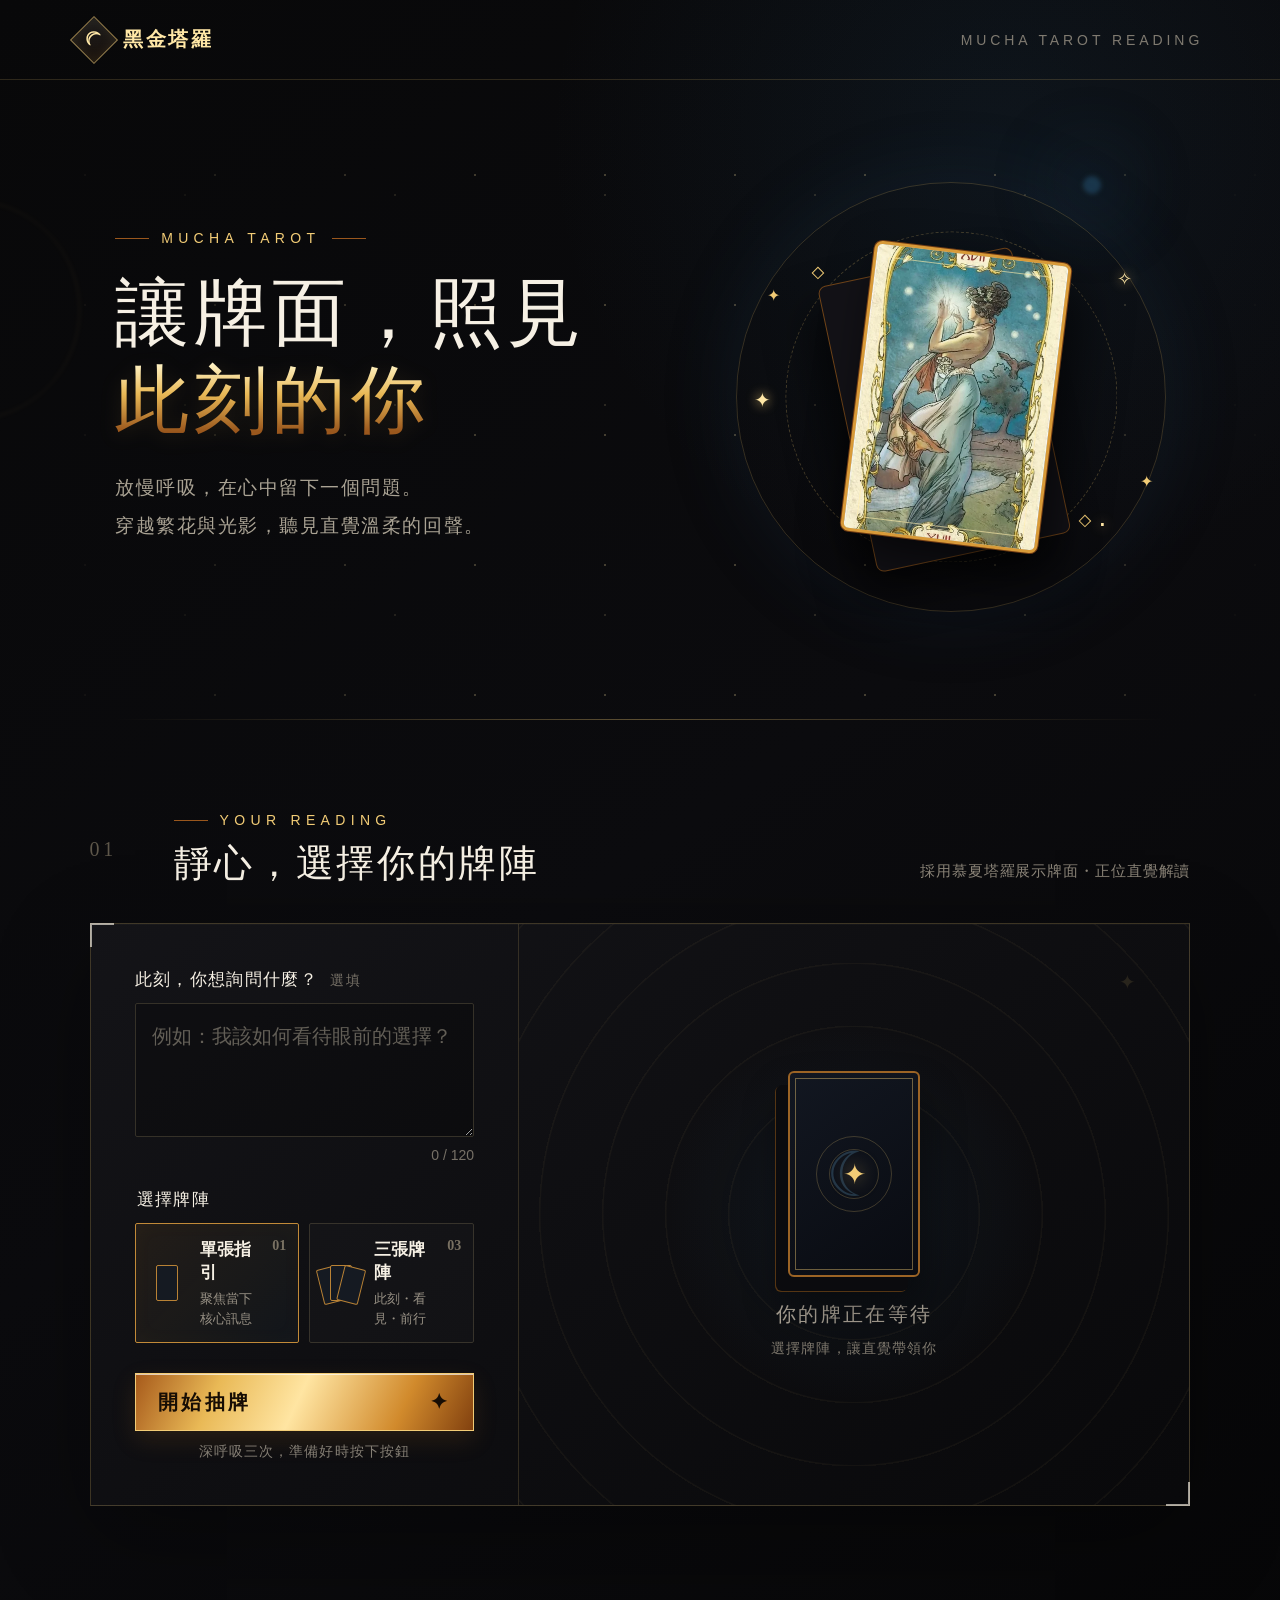
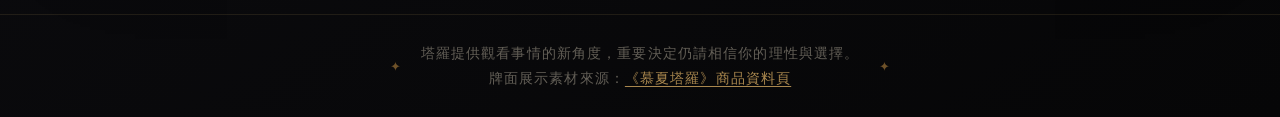
<file: index.html>
<!doctype html>
<html lang="zh-Hant">
<head>
  <meta charset="utf-8">
  <meta name="viewport" content="width=device-width, initial-scale=1">
  <title>黑金慕夏塔羅占卜｜看見此刻的指引</title>
  <meta name="description" content="靜下心來，透過慕夏塔羅的單張或三張牌陣，獲得此刻需要的細緻指引。">
  <meta property="og:title" content="黑金慕夏塔羅占卜">
  <meta property="og:description" content="靜心・提問・看見此刻的指引">
  <meta property="og:image" content="og.png">
  <meta name="twitter:card" content="summary_large_image">
  <link rel="icon" href="favicon.svg">
  <link rel="stylesheet" href="style.css">
  <script src="script.js" defer></script>
</head>
<body>
  <main>
    <header class="site-header">
      <a class="brand" href="#top" aria-label="黑金塔羅占卜首頁">
        <span class="brand-mark">☾</span><span>黑金塔羅</span>
      </a>
      <span class="header-note">MUCHA TAROT READING</span>
    </header>

    <section class="hero" id="top">
      <div class="orb orb-one"></div><div class="orb orb-two"></div>
      <div class="hero-copy">
        <p class="eyebrow"><span></span> MUCHA TAROT <span></span></p>
        <h1>讓牌面，照見<br><em>此刻的你</em></h1>
        <p class="intro">放慢呼吸，在心中留下一個問題。<br class="desktop-break">穿越繁花與光影，聽見直覺溫柔的回聲。</p>
      </div>
      <div class="hero-card-stage" aria-hidden="true">
        <div class="halo halo-a"></div><div class="halo halo-b"></div>
        <div class="hero-card shadow-card"></div>
        <div class="hero-card main-card mucha-hero-card"><img src="mucha/moon.webp" alt=""></div>
        <span class="spark spark-a">✦</span><span class="spark spark-b">✧</span><span class="spark spark-c">·</span>
      </div>
    </section>

    <section class="reading-section" aria-labelledby="reading-title">
      <div class="reading-heading">
        <p class="section-number">01</p>
        <div><p class="eyebrow left"><span></span> YOUR READING</p><h2 id="reading-title">靜心，選擇你的牌陣</h2></div>
        <p class="privacy-note">採用慕夏塔羅展示牌面・正位直覺解讀</p>
      </div>

      <div class="reading-panel">
        <div class="controls">
          <label for="question">此刻，你想詢問什麼？ <small>選填</small></label>
          <textarea id="question" placeholder="例如：我該如何看待眼前的選擇？" rows="3" maxlength="120"></textarea>
          <span class="character-count" id="character-count">0 / 120</span>
          <fieldset>
            <legend>選擇牌陣</legend>
            <div class="spread-options">
              <button type="button" class="spread-option active" id="spread-one" aria-pressed="true">
                <span class="mini-cards one"><i></i></span><span><strong>單張指引</strong><small>聚焦當下核心訊息</small></span><b>01</b>
              </button>
              <button type="button" class="spread-option" id="spread-three" aria-pressed="false">
                <span class="mini-cards three"><i></i><i></i><i></i></span><span><strong>三張牌陣</strong><small>此刻・看見・前行</small></span><b>03</b>
              </button>
            </div>
          </fieldset>
          <button class="draw-button" type="button" id="draw-button"><span>開始抽牌</span><i aria-hidden="true">✦</i></button>
          <p class="draw-hint">深呼吸三次，準備好時按下按鈕</p>
        </div>

        <div class="result-area" id="result-area" aria-live="polite" aria-busy="false">
          <div class="empty-state">
            <div class="deck"><span>✦</span><i>☾</i></div>
            <p>你的牌正在等待</p><small>選擇牌陣，讓直覺帶領你</small>
          </div>
        </div>
      </div>
    </section>

    <footer>
      <span>✦</span>
      <p>塔羅提供觀看事情的新角度，重要決定仍請相信你的理性與選擇。<br>牌面展示素材來源：<a href="https://www.books.com.tw/products/0011034687" target="_blank" rel="noreferrer">《慕夏塔羅》商品資料頁</a></p>
      <span>✦</span>
    </footer>
  </main>
</body>
</html>
</file>
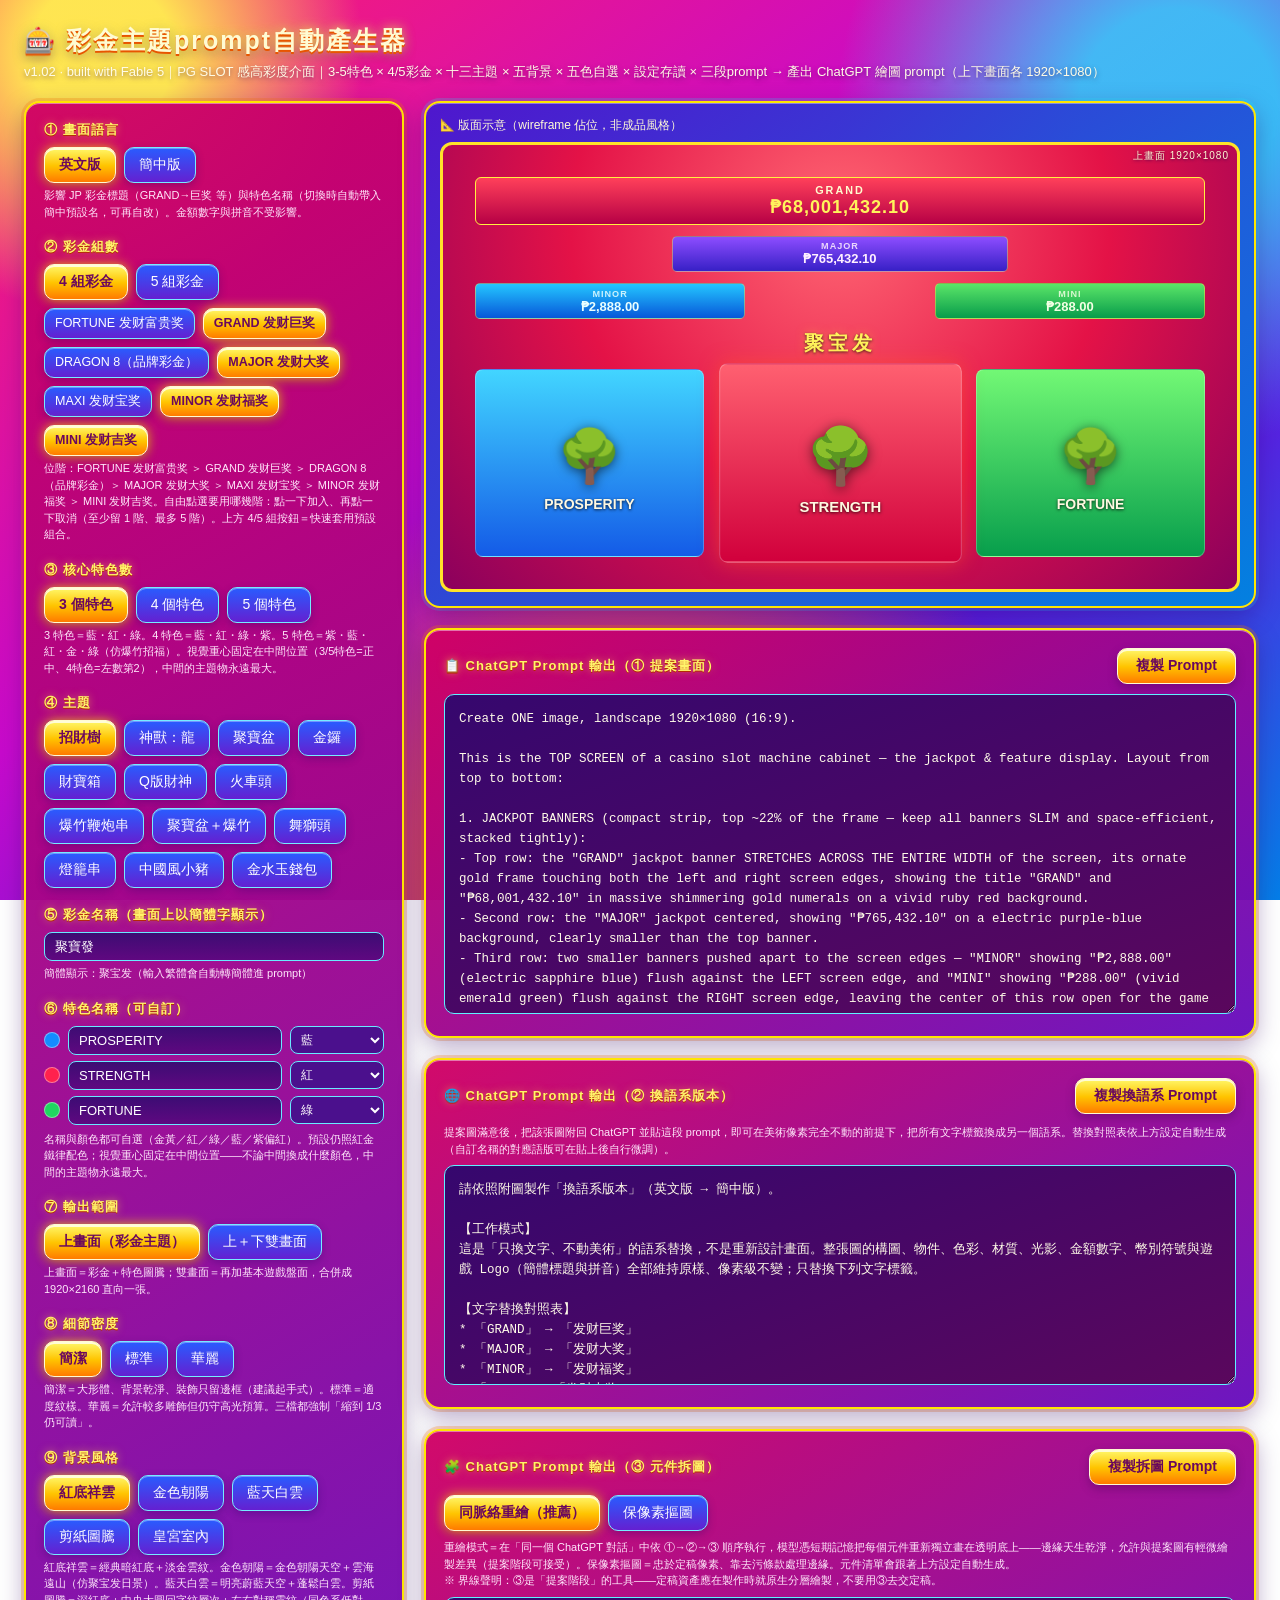
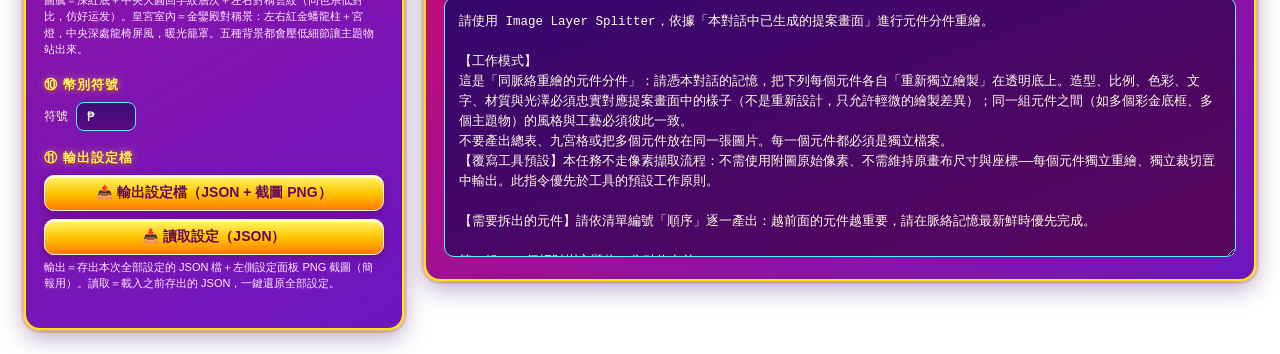
<file: slot-jackpot-proposal-tool/index.html>
<!DOCTYPE html>
<html lang="zh-Hant">
<head>
<meta charset="UTF-8">
<meta name="viewport" content="width=device-width, initial-scale=1.0">
<title>彩金主題prompt自動產生器 v1.02 · built with Fable 5</title>
<style>
/* ===== 基本版面：PG SLOT 感高彩度紅金寶石系 ===== */
:root {
  --gold-light: #fffbd2;
  --gold: #ffe600;
  --gold-deep: #ff9d00;
  --ruby: #ff174f;
  --magenta: #d500b8;
  --violet: #6d14d8;
  --blue: #087cff;
  --cyan: #22e8ff;
  --ink: #3b075f;
  --cream: #fffbe8;
}
* { box-sizing: border-box; margin: 0; padding: 0; }
body {
  font-family: "Microsoft JhengHei", "PingFang TC", sans-serif;
  background:
    radial-gradient(circle at 8% 6%, rgba(255,240,80,.95) 0 5%, transparent 18%),
    radial-gradient(circle at 92% 12%, rgba(34,232,255,.78) 0 7%, transparent 24%),
    radial-gradient(circle at 50% 100%, rgba(255,92,35,.9) 0 12%, transparent 40%),
    linear-gradient(145deg, #ff1f67 0%, #c70acc 42%, #5b1de0 72%, #047ee8 100%);
  background-attachment: fixed;
  color: var(--cream);
  min-height: 100vh;
  padding: 24px;
}
h1 {
  display: inline-block;
  font-size: 25px;
  color: var(--gold-light);
  margin-bottom: 6px;
  letter-spacing: 2px;
  text-shadow: 0 2px 0 #e85500, 0 0 12px rgba(255,246,75,.95), 0 4px 12px rgba(61,0,92,.55);
}
.subtitle { font-size: 13px; color: #fffce5; margin-bottom: 20px; text-shadow: 0 2px 5px rgba(57,0,84,.55); }

.layout { display: flex; gap: 20px; align-items: flex-start; flex-wrap: wrap; }
.panel {
  background: linear-gradient(150deg, rgba(208,0,100,.96), rgba(102,13,190,.96));
  border: 2px solid var(--gold);
  border-radius: 16px;
  padding: 18px;
  box-shadow: inset 0 1px 0 rgba(255,255,255,.45), 0 8px 24px rgba(52,0,96,.35), 0 0 0 3px rgba(255,119,0,.26);
}
.panel-config { flex: 0 0 380px; }
.panel-right { flex: 1; min-width: 480px; display: flex; flex-direction: column; gap: 20px; }

/* ===== 設定區 ===== */
.section { margin-bottom: 18px; }
.section-title {
  font-size: 13px; font-weight: bold; color: #fff36a;
  margin-bottom: 8px; letter-spacing: 1px;
  text-shadow: 0 1px 0 #b42a00, 0 0 8px rgba(255,239,54,.5);
}
.opt-row { display: flex; gap: 8px; flex-wrap: wrap; }
.opt-btn {
  padding: 8px 14px;
  background: linear-gradient(180deg, #295cff, #6420d1);
  border: 1px solid #75edff;
  border-radius: 10px;
  color: #fff;
  cursor: pointer;
  font-size: 14px;
  transition: all .15s;
  box-shadow: inset 0 1px 0 rgba(255,255,255,.35), 0 3px 8px rgba(42,0,107,.32);
}
.opt-btn:hover { border-color: #fff66a; filter: brightness(1.16) saturate(1.12); transform: translateY(-1px); }
.opt-btn.active {
  background: linear-gradient(180deg, #fff86b 0%, #ffc400 52%, #ff7a00 100%);
  color: #6b075e;
  border-color: #fffbd2;
  font-weight: bold;
  box-shadow: inset 0 2px 0 rgba(255,255,255,.75), 0 0 12px rgba(255,229,0,.75), 0 4px 10px rgba(111,0,70,.38);
}
input[type=text] {
  background: linear-gradient(180deg, rgba(50,12,112,.9), rgba(88,7,126,.9));
  border: 1px solid #68ebff;
  border-radius: 8px;
  color: #fff;
  padding: 6px 10px;
  font-size: 13px;
  width: 100%;
}
input[type=text]:focus { outline: none; border-color: #fff36a; box-shadow: 0 0 0 3px rgba(255,240,65,.25); }
.feat-name-row { display: flex; align-items: center; gap: 8px; margin-bottom: 6px; }
.feat-dot { width: 16px; height: 16px; border-radius: 50%; flex: 0 0 16px; border: 1px solid rgba(255,255,255,.4); }
.tier-chip { font-size: 12.5px; padding: 6px 10px; }
.feat-color-sel {
  background: #4b108d;
  border: 1px solid #68ebff;
  border-radius: 8px;
  color: #fff;
  padding: 5px 6px;
  font-size: 12px;
  flex: 0 0 auto;
}
.feat-color-sel:focus { outline: none; border-color: #fff36a; }
.hint { font-size: 11px; color: #ffe8fb; margin-top: 4px; line-height: 1.5; }
.inline-field { display: flex; align-items: center; gap: 8px; margin-top: 6px; }
.inline-field label { font-size: 12px; color: #fff6d9; flex: 0 0 auto; }
.inline-field input { width: 120px; }

/* ===== 版面預覽（示意 wireframe，非成品） ===== */
.preview-wrap {
  background: linear-gradient(145deg, rgba(73,23,207,.96), rgba(0,132,224,.95));
  border: 2px solid var(--gold);
  border-radius: 16px;
  padding: 14px;
  box-shadow: inset 0 1px 0 rgba(255,255,255,.4), 0 8px 24px rgba(39,0,105,.35), 0 0 0 3px rgba(34,232,255,.22);
}
.preview-label { font-size: 12px; color: #fffad7; margin-bottom: 8px; }
.screen {
  aspect-ratio: 16 / 9;
  background: radial-gradient(circle at 50% 20%, #ff6671, #d50047 52%, #72004e 100%);
  border: 3px solid #ffe329;
  border-radius: 12px;
  position: relative;
  overflow: hidden;
  display: flex;
  flex-direction: column;
  padding: 4%;
  gap: 3%;
}
.screen + .screen { margin-top: 10px; }
.screen-tag {
  position: absolute; top: 4px; right: 8px;
  font-size: 10px; color: #fffbd2; letter-spacing: 1px; text-shadow: 0 1px 3px #5b004b;
}
/* 彩金列 */
.jp-grand {
  background: linear-gradient(180deg, #ff405a, #b60045);
  border: 1px solid #fff23f;
  border-radius: 6px;
  text-align: center;
  padding: 0.8% 0;
  color: #fff45b;
  font-weight: bold;
  font-size: clamp(10px, 1.6vw, 18px);
  letter-spacing: 1px;
}
.jp-grand small { display: block; font-size: .6em; color: #fffbd0; letter-spacing: 2px; }
.jp-row { display: flex; gap: 2%; justify-content: center; }
.jp-cell {
  flex: 1;
  border-radius: 5px;
  text-align: center;
  padding: 0.6% 0;
  font-size: clamp(8px, 1.1vw, 13px);
  font-weight: bold;
  border: 1px solid rgba(255,213,79,.5);
}
.jp-cell small { display: block; font-size: .7em; opacity: .85; letter-spacing: 1px; }
/* 特色區 */
.feat-zone { flex: 1; display: flex; gap: 3%; align-items: stretch; justify-content: center; }
.feat-card {
  flex: 1;
  border-radius: 8px;
  display: flex;
  flex-direction: column;
  align-items: center;
  justify-content: flex-end;
  padding-bottom: 6%;
  position: relative;
  border: 1px solid rgba(255,255,255,.25);
  min-width: 0;
}
.feat-card .emoji { font-size: clamp(20px, 4.5vw, 52px); filter: drop-shadow(0 2px 6px rgba(0,0,0,.6)); }
.feat-card .fname {
  margin-top: 4%;
  font-size: clamp(8px, 1.2vw, 14px);
  font-weight: bold;
  color: #fff8e1;
  text-shadow: 0 1px 3px rgba(0,0,0,.8);
  text-align: center;
  padding: 0 4px;
  word-break: break-all;
}
.feat-card.center-red { transform: scale(1.06); z-index: 2; box-shadow: 0 0 18px rgba(255,80,40,.55); }
.pv-logo {
  text-align: center;
  font-size: clamp(10px, 1.8vw, 20px);
  font-weight: bold;
  color: #fff45b;
  letter-spacing: 4px;
  text-shadow: 0 1px 3px rgba(0,0,0,.7), 0 0 10px rgba(255,180,60,.5);
}
.tagline {
  text-align: center;
  font-size: clamp(8px, 1vw, 12px);
  color: #fffbd0;
  letter-spacing: 2px;
}
/* 下畫面盤面示意 */
.reel-grid { flex: 1; display: flex; gap: 1.5%; }
.reel-col { flex: 1; background: rgba(0,0,0,.35); border: 1px solid rgba(255,213,79,.3); border-radius: 4px; display: flex; flex-direction: column; gap: 1.5%; padding: 1.5%; }
.reel-sym { flex: 1; background: rgba(255,213,79,.12); border-radius: 3px; }
.ui-bar { background: rgba(54,7,110,.74); border: 1px solid rgba(255,244,91,.75); border-radius: 4px; padding: 1% 0; text-align: center; font-size: clamp(7px, .9vw, 11px); color: #fffbd0; letter-spacing: 1px; }

/* ===== 輸出區 ===== */
.output-head { display: flex; align-items: center; justify-content: space-between; margin-bottom: 10px; }
.copy-btn {
  padding: 8px 18px;
  background: linear-gradient(180deg, #fff86b 0%, #ffc400 52%, #ff7a00 100%);
  border: 1px solid #fffbd2;
  border-radius: 10px;
  color: #69075d;
  font-weight: bold;
  cursor: pointer;
  font-size: 14px;
  box-shadow: inset 0 2px 0 rgba(255,255,255,.72), 0 4px 10px rgba(74,0,89,.4);
}
.copy-btn:hover { filter: brightness(1.12) saturate(1.12); }
.copy-btn:active { transform: scale(.97); }
#promptOut, #splitPromptOut, #langPromptOut {
  width: 100%;
  min-height: 320px;
  background: linear-gradient(160deg, #36076e, #5a075d);
  border: 1px solid #5ff2ff;
  border-radius: 10px;
  color: #fffbe8;
  padding: 14px;
  font-family: "Consolas", "Menlo", monospace;
  font-size: 12.5px;
  line-height: 1.6;
  resize: vertical;
  white-space: pre-wrap;
}
.toast {
  position: fixed; bottom: 24px; left: 50%; transform: translateX(-50%);
  background: linear-gradient(90deg, #ffe900, #ff9b00); color: #600357; font-weight: bold;
  padding: 10px 24px; border-radius: 24px; font-size: 14px;
  opacity: 0; transition: opacity .3s; pointer-events: none;
}
.toast.show { opacity: 1; }

button:focus-visible, input:focus-visible, select:focus-visible, textarea:focus-visible {
  outline: 3px solid #72f4ff;
  outline-offset: 2px;
}
@media (max-width: 900px) {
  body { padding: 14px; }
  .panel-config, .panel-right { flex: 1 1 100%; min-width: 0; }
}
</style>
</head>
<body>

<h1>🎰 彩金主題prompt自動產生器</h1>
<div class="subtitle">v1.02 · built with Fable 5｜PG SLOT 感高彩度介面｜3-5特色 × 4/5彩金 × 十三主題 × 五背景 × 五色自選 × 設定存讀 × 三段prompt → 產出 ChatGPT 繪圖 prompt（上下畫面各 1920×1080）</div>

<div class="layout">

  <!-- ========== 左：設定面板 ========== -->
  <div class="panel panel-config" id="configPanel">

    <div class="section">
      <div class="section-title">① 畫面語言</div>
      <div class="opt-row" id="langRow">
        <button class="opt-btn active" data-val="en">英文版</button>
        <button class="opt-btn" data-val="zh">簡中版</button>
      </div>
      <div class="hint">影響 JP 彩金標題（GRAND→巨奖 等）與特色名稱（切換時自動帶入簡中預設名，可再自改）。金額數字與拼音不受影響。</div>
    </div>

    <div class="section">
      <div class="section-title">② 彩金組數</div>
      <div class="opt-row" id="jpCountRow">
        <button class="opt-btn active" data-val="4">4 組彩金</button>
        <button class="opt-btn" data-val="5">5 組彩金</button>
      </div>
      <div class="opt-row" id="tierRow" style="margin-top:8px">
        <button class="opt-btn tier-chip" data-val="FORTUNE">FORTUNE 发财富贵奖</button>
        <button class="opt-btn tier-chip" data-val="GRAND">GRAND 发财巨奖</button>
        <button class="opt-btn tier-chip" data-val="DRAGON8">DRAGON 8（品牌彩金）</button>
        <button class="opt-btn tier-chip" data-val="MAJOR">MAJOR 发财大奖</button>
        <button class="opt-btn tier-chip" data-val="MAXI">MAXI 发财宝奖</button>
        <button class="opt-btn tier-chip" data-val="MINOR">MINOR 发财福奖</button>
        <button class="opt-btn tier-chip" data-val="MINI">MINI 发财吉奖</button>
      </div>
      <div class="inline-field" id="brandJpField" style="display:none">
        <label>品牌彩金名稱</label>
        <input type="text" id="brandJpName" value="DRAGON 8">
      </div>
      <div class="hint">位階：FORTUNE 发财富贵奖 ＞ GRAND 发财巨奖 ＞ DRAGON 8（品牌彩金）＞ MAJOR 发财大奖 ＞ MAXI 发财宝奖 ＞ MINOR 发财福奖 ＞ MINI 发财吉奖。自由點選要用哪幾階：點一下加入、再點一下取消（至少留 1 階、最多 5 階）。上方 4/5 組按鈕＝快速套用預設組合。</div>
    </div>

    <div class="section">
      <div class="section-title">③ 核心特色數</div>
      <div class="opt-row" id="featCountRow">
        <button class="opt-btn active" data-val="3">3 個特色</button>
        <button class="opt-btn" data-val="4">4 個特色</button>
        <button class="opt-btn" data-val="5">5 個特色</button>
      </div>
      <div class="hint">3 特色＝藍・紅・綠。4 特色＝藍・紅・綠・紫。5 特色＝紫・藍・紅・金・綠（仿爆竹招福）。視覺重心固定在中間位置（3/5特色=正中、4特色=左數第2），中間的主題物永遠最大。</div>
    </div>

    <div class="section">
      <div class="section-title">④ 主題</div>
      <div class="opt-row" id="themeRow">
        <button class="opt-btn active" data-val="tree">招財樹</button>
        <button class="opt-btn" data-val="dragon">神獸：龍</button>
        <button class="opt-btn" data-val="bowl">聚寶盆</button>
        <button class="opt-btn" data-val="gong">金鑼</button>
        <button class="opt-btn" data-val="chest">財寶箱</button>
        <button class="opt-btn" data-val="caishen">Q版財神</button>
        <button class="opt-btn" data-val="train">火車頭</button>
        <button class="opt-btn" data-val="firecracker">爆竹鞭炮串</button>
        <button class="opt-btn" data-val="bowlcracker">聚寶盆＋爆竹</button>
        <button class="opt-btn" data-val="lion">舞獅頭</button>
        <button class="opt-btn" data-val="lantern">燈籠串</button>
        <button class="opt-btn" data-val="pig">中國風小豬</button>
        <button class="opt-btn" data-val="goldwaterwallet">金水玉錢包</button>
      </div>
    </div>

    <div class="section">
      <div class="section-title">⑤ 彩金名稱（畫面上以簡體字顯示）</div>
      <input type="text" id="gameTitle" value="聚寶發">
      <div class="hint" id="titleHint">簡體顯示：聚宝发（輸入繁體會自動轉簡體進 prompt）</div>
    </div>

    <div class="section">
      <div class="section-title">⑥ 特色名稱（可自訂）</div>
      <div id="featNames"></div>
      <div class="hint">名稱與顏色都可自選（金黃／紅／綠／藍／紫偏紅）。預設仍照紅金鐵律配色；視覺重心固定在中間位置——不論中間換成什麼顏色，中間的主題物永遠最大。</div>
    </div>

    <div class="section">
      <div class="section-title">⑦ 輸出範圍</div>
      <div class="opt-row" id="scopeRow">
        <button class="opt-btn active" data-val="top">上畫面（彩金主題）</button>
        <button class="opt-btn" data-val="both">上＋下雙畫面</button>
      </div>
      <div class="hint">上畫面＝彩金＋特色圖騰；雙畫面＝再加基本遊戲盤面，合併成 1920×2160 直向一張。</div>
    </div>

    <div class="section">
      <div class="section-title">⑧ 細節密度</div>
      <div class="opt-row" id="densityRow">
        <button class="opt-btn active" data-val="clean">簡潔</button>
        <button class="opt-btn" data-val="standard">標準</button>
        <button class="opt-btn" data-val="rich">華麗</button>
      </div>
      <div class="hint">簡潔＝大形體、背景乾淨、裝飾只留邊框（建議起手式）。標準＝適度紋樣。華麗＝允許較多雕飾但仍守高光預算。三檔都強制「縮到 1/3 仍可讀」。</div>
    </div>

    <div class="section">
      <div class="section-title">⑨ 背景風格</div>
      <div class="opt-row" id="bgRow">
        <button class="opt-btn active" data-val="red">紅底祥雲</button>
        <button class="opt-btn" data-val="nature">金色朝陽</button>
        <button class="opt-btn" data-val="sky">藍天白雲</button>
        <button class="opt-btn" data-val="papercut">剪紙圖騰</button>
        <button class="opt-btn" data-val="palace">皇宮室內</button>
      </div>
      <div class="hint">紅底祥雲＝經典暗紅底＋淡金雲紋。金色朝陽＝金色朝陽天空＋雲海遠山（仿聚宝发日景）。藍天白雲＝明亮蔚藍天空＋蓬鬆白雲。剪紙圖騰＝深紅底＋中央大圓回字紋層次＋左右對稱雲紋（同色系低對比，仿好运发）。皇宮室內＝金鑾殿對稱景：左右紅金蟠龍柱＋宮燈，中央深處龍椅屏風，暖光籠罩。五種背景都會壓低細節讓主題物站出來。</div>
    </div>

    <div class="section">
      <div class="section-title">⑩ 幣別符號</div>
      <div class="inline-field">
        <label>符號</label>
        <input type="text" id="currency" value="₱" style="width:60px">
      </div>
    </div>

    <div class="section">
      <div class="section-title">⑪ 輸出設定檔</div>
      <button class="copy-btn" id="exportBtn" style="width:100%">📤 輸出設定檔（JSON + 截圖 PNG）</button>
      <button class="copy-btn" id="importBtn" style="width:100%; margin-top:8px">📥 讀取設定（JSON）</button>
      <input type="file" id="importFile" accept=".json,application/json" style="display:none">
      <div class="hint">輸出＝存出本次全部設定的 JSON 檔＋左側設定面板 PNG 截圖（簡報用）。讀取＝載入之前存出的 JSON，一鍵還原全部設定。</div>
    </div>

  </div>

  <!-- ========== 右：預覽 + 輸出 ========== -->
  <div class="panel-right">

    <div class="preview-wrap">
      <div class="preview-label">📐 版面示意（wireframe 佔位，非成品風格）</div>

      <!-- 上畫面 -->
      <div class="screen" id="topScreen">
        <span class="screen-tag">上畫面 1920×1080</span>
        <div class="jp-grand" id="pvGrand"></div>
        <div class="jp-row" id="pvJpRow2"></div>
        <div class="jp-row" id="pvJpRow3"></div>
        <div class="pv-logo" id="pvLogo"></div>
        <div class="feat-zone" id="pvFeat"></div>
      </div>

      <!-- 下畫面 -->
      <div class="screen" id="bottomScreen" style="display:none">
        <span class="screen-tag">下畫面 1920×1080</span>
        <div class="reel-grid" id="pvReels"></div>
        <div class="ui-bar">CREDIT　｜　BET　｜　WIN</div>
      </div>
    </div>

    <div class="panel">
      <div class="output-head">
        <div class="section-title" style="margin:0">📋 ChatGPT Prompt 輸出（① 提案畫面）</div>
        <button class="copy-btn" id="copyBtn">複製 Prompt</button>
      </div>
      <textarea id="promptOut" readonly></textarea>
    </div>

    <div class="panel">
      <div class="output-head">
        <div class="section-title" style="margin:0">🌐 ChatGPT Prompt 輸出（② 換語系版本）</div>
        <button class="copy-btn" id="copyLangBtn">複製換語系 Prompt</button>
      </div>
      <div class="hint" style="margin-bottom:8px" id="langPromptHint">提案圖滿意後，把該張圖附回 ChatGPT 並貼這段 prompt，即可在美術像素完全不動的前提下，把所有文字標籤換成另一個語系。替換對照表依上方設定自動生成（自訂名稱的對應語版可在貼上後自行微調）。</div>
      <textarea id="langPromptOut" readonly style="min-height:220px"></textarea>
    </div>

    <div class="panel">
      <div class="output-head">
        <div class="section-title" style="margin:0">🧩 ChatGPT Prompt 輸出（③ 元件拆圖）</div>
        <button class="copy-btn" id="copySplitBtn">複製拆圖 Prompt</button>
      </div>
      <div class="opt-row" id="splitModeRow" style="margin-bottom:8px">
        <button class="opt-btn active" data-val="redraw">同脈絡重繪（推薦）</button>
        <button class="opt-btn" data-val="cutout">保像素摳圖</button>
      </div>
      <div class="hint" style="margin-bottom:8px">重繪模式＝在「同一個 ChatGPT 對話」中依 ①→②→③ 順序執行，模型憑短期記憶把每個元件重新獨立畫在透明底上——邊緣天生乾淨，允許與提案圖有輕微繪製差異（提案階段可接受）。保像素摳圖＝忠於定稿像素、靠去污條款處理邊緣。元件清單會跟著上方設定自動生成。<br>※ 界線聲明：③是「提案階段」的工具——定稿資產應在製作時就原生分層繪製，不要用③去交定稿。</div>
      <textarea id="splitPromptOut" readonly style="min-height:260px"></textarea>
    </div>

  </div>
</div>

<div class="toast" id="toast">已複製到剪貼簿 ✓</div>

<script>
/* =====================================================
   彩金主題畫面提案工具 v0.1
   狀態 → 預覽 wireframe → ChatGPT 自然語言 prompt
   風格 DNA 來源：slot-game-art-proposal-generator 技能
===================================================== */

// ---------- 狀態 ----------
const state = {
  jpCount: 4,        // 4 或 5
  featCount: 3,      // 3 或 4
  theme: 'tree',
  scope: 'top',      // top / both
  density: 'clean',  // clean / standard / rich（細節密度）
  featNames: [],     // 依主題預設，可編輯
  featColorKeys: [], // 每個特色的顏色 key，可自選（gold/red/green/blue/purple）
  gameTitle: '聚寶發', // 彩金名稱（畫面上轉簡體顯示）
  bg: 'red',         // 背景風格：red 紅底祥雲 / nature 自然景色
  lang: 'en',        // 畫面語言：en 英文版 / zh 簡中版
  tierKeys: ['GRAND', 'MAJOR', 'MINOR', 'MINI'], // 從六階中選用的彩金
  splitMode: 'redraw', // 拆圖模式：redraw 同脈絡重繪 / cutout 保像素摳圖
};

// ---------- 公司六階彩金體系 ----------
const TIERS = {
  FORTUNE: { rank:6, zh:'发财富贵奖', amount:'168,001,432.10', colorEn:'luminous crimson-and-gold', colorZh:'金紅色底板', css:'linear-gradient(180deg,#ff416c,#a90055)', fg:'#fff45b' },
  GRAND:   { rank:5, zh:'发财巨奖',   amount:'68,001,432.10',  colorEn:'vivid ruby red',           colorZh:'紅色底板',   css:'linear-gradient(180deg,#ff3147,#aa003f)', fg:'#fff23f' },
  DRAGON8: { rank:4.5, zh:'', amount:'2,001,432.10', colorEn:'radiant red-gold with its own dragon logo emblem', colorZh:'品牌專屬底板（含標誌）', css:'linear-gradient(180deg,#ff9d12,#d63b00)', fg:'#fffbd0' },
  MAJOR:   { rank:4, zh:'发财大奖',   amount:'765,432.10',     colorEn:'electric purple-blue',      colorZh:'紫藍色底板', css:'linear-gradient(180deg,#8d4dff,#3720c6)', fg:'#fff0ff' },
  MAXI:    { rank:3, zh:'发财宝奖',   amount:'28,888.00',      colorEn:'radiant orange-gold',       colorZh:'橙金色底板', css:'linear-gradient(180deg,#ffc928,#f06400)', fg:'#fffbd0' },
  MINOR:   { rank:2, zh:'发财福奖',   amount:'2,888.00',       colorEn:'electric sapphire blue',    colorZh:'藍色底板',   css:'linear-gradient(180deg,#24c6ff,#0757d9)', fg:'#eaffff' },
  MINI:    { rank:1, zh:'发财吉奖',   amount:'288.00',         colorEn:'vivid emerald green',       colorZh:'綠色底板',   css:'linear-gradient(180deg,#5be568,#079c4b)', fg:'#f2ffe4' },
};
const DEFAULT_TIER_KEYS = {
  4: ['GRAND', 'MAJOR', 'MINOR', 'MINI'],
  5: ['GRAND', 'DRAGON8', 'MAJOR', 'MINOR', 'MINI'], // 仿聚宝发：品牌彩金插在 GRAND 之下
};
function brandNameValue() {
  return document.getElementById('brandJpName').value || 'DRAGON 8';
}
function tierDisplay(name) {
  if (name === 'DRAGON8') {
    const v = brandNameValue();
    return state.lang === 'zh' ? toSimplified(v) : v; // 品牌名照輸入，簡中版自動轉簡體
  }
  if (state.lang !== 'zh') return name;
  return (TIERS[name] && TIERS[name].zh) || toSimplified(name);
}

// ---------- 背景風格條款 ----------
const BG_CLAUSES = {
  red:
`BACKGROUND: a deep crimson red backdrop with only subtle, faint golden auspicious cloud motifs — flat, calm and clearly darker/simpler than the foreground.`,
  nature:
`BACKGROUND: a luminous natural scenery backdrop — a radiant golden sunrise sky filled with warm glowing light, a soft sea of clouds and faint distant auspicious mountain silhouettes, warm golden atmosphere flooding the whole scene (like a heavenly golden morning). The clouds must be LARGE, ROUND and SMOOTH — simple billowing shapes with soft rounded edges, like stylized auspicious clouds, only a FEW of them, NO wispy streaks, NO scattered small cloud fragments, NO fine texture in the sky. Keep the whole scenery SOFT, hazy and far less detailed than the foreground so the feature totems and banners stay dominant; the overall palette remains warm red-gold.`,
  sky:
`BACKGROUND: a bright cheerful blue sky backdrop — vivid azure blue with soft fluffy white cumulus clouds and warm sunlight, fresh and airy (like a festive daytime celebration). The clouds must be LARGE, ROUND and SMOOTH — simple puffy shapes with clean rounded silhouettes, only a FEW of them, NO wispy streaks, NO scattered small cloud fragments, NO fine texture in the sky. Keep the sky SOFT and far less detailed than the foreground so the feature totems and banners stay dominant; the foreground elements keep their warm red-gold palette and pop vividly against the cool blue sky.`,
  papercut:
`BACKGROUND: a deep crimson red backdrop with a SYMMETRICAL layered paper-cut composition (tone-on-tone red, like the classic Hao Yun Fa style): the centerpiece is one LARGE CIRCULAR medallion centered behind the game logo, formed by concentric rings bordered with the Chinese "hui" meander pattern (回字紋 greek-key border), each ring a slightly different shade of red to create gentle depth layers; flanking both left and right edges are MIRRORED stylized auspicious cloud-scroll motifs in the same tone-on-tone red, perfectly symmetrical. All motifs are FLAT low-contrast silhouettes (slightly darker or lighter red on red, like embossed paper layers) with smooth elegant curves — NO fine lattice work, NO dense intricate cutouts, NO small scattered patterns. The backdrop stays subtle and clearly recessive so the feature totems and banners dominate; foreground keeps the bright gold and vivid signature colors.`,
  palace:
`BACKGROUND: the interior of a grand Chinese imperial palace hall, heavily SIMPLIFIED and blurred like a photo with strong depth-of-field: only THREE kinds of elements are allowed — (1) one pair of tall crimson-and-gold dragon columns framing the far left and right edges, (2) one palace lantern hanging beside each column, (3) a soft warm golden glow filling the center distance. Everything behind the totems is a smooth hazy wash of warm red-gold light with NO visible architecture — NO doors, NO wall panels, NO lattice windows, NO throne, NO screen walls, NO furniture, NO floor detail, NO sharp edges anywhere in the background. The columns and lanterns themselves are soft-focus with simple large forms and gentle blur. The palace mood comes from warm candlelight color alone, not from architectural detail; the backdrop stays a quiet stage so the feature totems and banners completely dominate.`,
};

// ---------- 細節密度條款 ----------
// 對應公司標準：大形體可讀、高光區 5–8 處、背景乾淨、縮 1/3 仍可讀
const DENSITY_CLAUSES = {
  clean:
`DETAIL RESTRAINT (very important — the image must NOT be busy): Use LARGE, SIMPLE, clearly readable shapes. The background must stay CALM and clearly less detailed than the foreground — no dense texture, no scattered particles, no floating coins in the background. Ornamental filigree is allowed ONLY on banner frames and object rims, never covering full surfaces. Each object gets a maximum of 5-8 highlight zones. Generous breathing space between elements. No extra decorative creatures, columns, lanterns or tassels beyond what is specified. The whole screen must remain perfectly readable when scaled down to one third of its size.`,
  standard:
`DETAIL CONTROL: Moderate ornamentation — decorative patterns on frames, rims and key surfaces, but large forms must stay dominant and readable. The background stays clearly less detailed than the foreground — no dense texture or floating particles. Each object keeps a budget of 5-8 highlight zones. Avoid intricate micro-engraving covering every surface. The screen must remain readable when scaled down to one third of its size.`,
  rich:
`DETAIL LEVEL: Rich ornamentation is allowed on the feature totems and banner frames, but the silhouette and main forms must always dominate over surface decoration. Keep the background clearly less detailed than the foreground. Each object keeps a budget of 5-8 highlight zones. The screen must remain readable when scaled down to one third of its size.`,
};

// ---------- 特色配色（鐵律：紅為視覺重心） ----------
// 3 特色：藍左、紅中、綠右；4 特色：藍、紅、綠、紫（紅居第二位）
// ---------- 繁轉簡對照表（彩金名稱常用字） ----------
const T2S_MAP = {
  '寶':'宝','發':'发','運':'运','財':'财','樹':'树','錢':'钱','龍':'龙','鑼':'锣',
  '廣':'广','進':'进','無':'无','滿':'满','雲':'云','門':'门','來':'来','貴':'贵',
  '興':'兴','慶':'庆','豐':'丰','億':'亿','萬':'万','鴻':'鸿','連':'连','轉':'转',
  '雙':'双','發':'发','獅':'狮','鳳':'凤','燈':'灯','籠':'笼','紅':'红','極':'极',
  '樂':'乐','喜':'喜','聚':'聚','貓':'猫','虎':'虎','馬':'马','魚':'鱼','蓮':'莲',
  '節':'节','歲':'岁','賀':'贺','禮':'礼','賜':'赐','納':'纳','開':'开','關':'关',
  '灣':'湾','華':'华','國':'国','傳':'传','見':'见','園':'园','圓':'圆','員':'员',
  '豬':'猪','獎':'奖','頭':'头','車':'车','鳥':'鸟','龜':'龟','蝦':'虾','錦':'锦',
  '鯉':'鲤','獻':'献','爺':'爷','壽':'寿','祿':'禄','鐘':'钟','銀':'银','銅':'铜',
  '鑫':'鑫','闊':'阔','風':'风','雞':'鸡','鴨':'鸭','鵝':'鹅','驢':'驴','駿':'骏',
};
function toSimplified(str) {
  return [...str].map(ch => T2S_MAP[ch] || ch).join('');
}

// ---------- 特色五色調色盤（可自選；預設仍守紅居中鐵律） ----------
const COLOR_PALETTE = {
  gold:   { key:'gold',   label:'金黃', hex:'#ffe100', css:'linear-gradient(180deg,#fff45a,#ff9800)', en:'luminous brilliant golden yellow' },
  red:    { key:'red',    label:'紅',   hex:'#ff214d', css:'linear-gradient(180deg,#ff6070,#d1003c)', en:'luminous vivid saturated fiery crimson red' },
  green:  { key:'green',  label:'綠',   hex:'#20d760', css:'linear-gradient(180deg,#72f875,#079e4c)', en:'luminous vivid saturated emerald green' },
  blue:   { key:'blue',   label:'藍',   hex:'#148cff', css:'linear-gradient(180deg,#42d5ff,#145be7)', en:'luminous vivid saturated sapphire blue' },
  purple: { key:'purple', label:'紫（偏紅）', hex:'#dd25bf', css:'linear-gradient(180deg,#f367e1,#8e16c8)', en:'luminous vivid saturated red-violet (magenta-leaning purple)' },
};
const DEFAULT_KEYS = {
  3: ['blue', 'red', 'green'],
  4: ['blue', 'red', 'green', 'purple'],
  5: ['purple', 'blue', 'red', 'gold', 'green'], // 仿爆竹招福：紫藍紅金綠、紅居正中
};

// ---------- 主題資料 ----------
// names3 / names4：特色預設名（照色序 藍紅綠[紫]）
// emoji：wireframe 佔位圖示
// enSubject：prompt 用主題描述（單體）
// enScene：三/四件物件如何呈現的英文描述模板（{n} 帶入數量、{colorList} 帶入顏色清單）
// chibi：是否套 Q 版例外
const THEMES = {
  tree: {
    zhNames3: ['招财','聚宝','纳福'],
    zhNames4: ['招财','聚宝','纳福','旺运'],
    zhNames5: ['招财','聚宝','纳福','旺运','鸿福'],
    splitNoun: '搖錢樹（含樹冠銅錢、樹幹與腳下聚寶盆）',
    label: '招財樹',
    emoji: '🌳',
    names3: ['PROSPERITY', 'STRENGTH', 'FORTUNE'],
    names4: ['PROSPERITY', 'STRENGTH', 'FORTUNE', 'DESTINY'],
    names5: ['PROSPERITY', 'STRENGTH', 'FORTUNE', 'DESTINY', 'HARMONY'],
    enSubject: 'Chinese money trees (fortune trees) with dense canopies made entirely of ancient Chinese coins, thick sculptural bonsai-style golden trunks, each tree planted in an ornate treasure pot overflowing with matching coins',
    enScene: '{n} money trees standing side by side, each tree\'s coin canopy and treasure pot rendered in its own signature color ({colorList}), each tree standing in front of a hanging silk scroll banner of the same color',
    chibi: false,
  },
  dragon: {
    zhNames3: ['智慧','神威','荣耀'],
    zhNames4: ['智慧','神威','荣耀','永恒'],
    zhNames5: ['智慧','神威','荣耀','永恒','雷霆'],
    splitNoun: '龍紋錢幣圓章（含盤龍浮雕與圓章本體）',
    label: '神獸：龍',
    emoji: '🐉',
    names3: ['WISDOM', 'POWER', 'GLORY'],
    names4: ['WISDOM', 'POWER', 'GLORY', 'ETERNITY'],
    names5: ['WISDOM', 'POWER', 'GLORY', 'ETERNITY', 'THUNDER'],
    enSubject: 'majestic golden Chinese dragons coiled around large round ancient coin medallions with square center holes, each dragon sculpted in relief on the coin face, glowing aura flames around each medallion',
    enScene: '{n} large dragon coin medallions arranged side by side, each medallion\'s background disc and aura glow in its own signature color ({colorList}), the dragons themselves stay metallic gold',
    chibi: false,
  },
  bowl: {
    zhNames3: ['夺宝','翻倍','收金'],
    zhNames4: ['夺宝','翻倍','收金','加乘'],
    zhNames5: ['夺宝','翻倍','收金','加乘','满盈'],
    splitNoun: '聚寶盆（含盆身與滿溢金幣）',
    label: '聚寶盆',
    emoji: '🥣',
    names3: ['GRAB', 'DOUBLE', 'COLLECT'],
    names4: ['GRAB', 'DOUBLE', 'COLLECT', 'BOOST'],
    names5: ['GRAB', 'DOUBLE', 'COLLECT', 'BOOST', 'BLOOM'],
    enSubject: 'ornate Chinese treasure bowls (cornucopia pots) overflowing with shining gold coins and gold ingots, sitting on top of a vast sea of gold coins that fills the lower area of the frame',
    enScene: '{n} treasure bowls arranged side by side, each bowl\'s body and rim decorated in its own signature color ({colorList}) with golden ornamental patterns, coins spilling over every rim',
    chibi: false,
  },
  gong: {
    zhNames3: ['金响','雷鸣','赐福'],
    zhNames4: ['金响','雷鸣','赐福','和鸣'],
    zhNames5: ['金响','雷鸣','赐福','和鸣','凯旋'],
    splitNoun: '金鑼（含鑼面、掛架與流蘇）',
    label: '金鑼',
    emoji: '🔔',
    names3: ['ECHO', 'THUNDER', 'BLESSING'],
    names4: ['ECHO', 'THUNDER', 'BLESSING', 'HARMONY'],
    names5: ['ECHO', 'THUNDER', 'BLESSING', 'HARMONY', 'TRIUMPH'],
    enSubject: 'large ceremonial Chinese bronze gongs hanging from ornate carved golden dragon-head stands with red silk tassels, each gong face embossed with an auspicious Chinese character and radiating engraved patterns',
    enScene: '{n} hanging gongs arranged side by side, each gong\'s face and silk tassels rendered in its own signature color ({colorList}) while the frames stay ornate gold, subtle sound-wave glow rings emanating from each gong',
    chibi: false,
  },
  chest: {
    zhNames3: ['开宝','点金','丰收'],
    zhNames4: ['开宝','点金','丰收','高升'],
    zhNames5: ['开宝','点金','丰收','高升','满溢'],
    splitNoun: '財寶箱（含箱體與開蓋內的金幣光芒）',
    label: '財寶箱',
    emoji: '🧰',
    names3: ['UNLOCK', 'IGNITE', 'HARVEST'],
    names4: ['UNLOCK', 'IGNITE', 'HARVEST', 'ASCEND'],
    names5: ['UNLOCK', 'IGNITE', 'HARVEST', 'ASCEND', 'OVERFLOW'],
    enSubject: 'ornate Chinese treasure chests with curved lids, golden metal corner fittings, engraved auspicious cloud patterns, lids slightly open with brilliant light and gold coins spilling out',
    enScene: '{n} treasure chests arranged side by side, each chest\'s lacquered wood body and inner glow in its own signature color ({colorList}) with matching gemstone inlay on the lock, gold fittings identical across all chests',
    chibi: false,
  },
  caishen: {
    zhNames3: ['招财','进宝','纳福'],
    zhNames4: ['招财','进宝','纳福','添喜'],
    zhNames5: ['招财','进宝','纳福','添喜','鸿运'],
    splitNoun: '小財神角色（含皇冠、鬍鬚、手持道具與腳下金幣堆）',
    label: 'Q版財神',
    emoji: '🧧',
    names3: ['LUCKY', 'WEALTHY', 'HAPPY'],
    names4: ['LUCKY', 'WEALTHY', 'HAPPY', 'JOLLY'],
    names5: ['LUCKY', 'WEALTHY', 'HAPPY', 'JOLLY', 'GOLDEN'],
    enSubject: 'the company\'s signature chibi God of Wealth (Cai Shen) mascot — follow this EXACT character design in every figure: an adorable 3D chibi deity with an oversized head (head is roughly half of total height), big round dark-brown sparkling eyes with highlights, gentle arched eyebrows, a cheerful wide open-mouth smile, large rounded ears; a thick black handlebar mustache curling outward plus a short pointed black goatee; wearing a majestic golden imperial crown with a tall ornate front plate bearing a round auspicious emblem, and one gold coin (round with a square hole) ornament springing out on a stalk from EACH side of the crown; dressed in a full radiant-gold imperial robe with ornate armor-like golden shoulder pieces and wide sleeves, arms spread wide open in a joyful welcoming pose, half-emerging from behind a mound of gold ingots; warm friendly skin tone on face and hands, everything else polished shiny gold (if a reference image of the character is attached to this conversation, match it exactly)',
    enScene: '{n} instances of this SAME chibi Cai Shen character standing side by side facing the viewer — every figure absolutely IDENTICAL in face, crown, pose and golden robe — each figure distinguished ONLY by its own signature color ({colorList}) applied to its glowing aura / rim light, the trim and sash accents of its robe, and its base plaque; the crown coins and gold ingot mounds stay identical across all figures',
    chibi: true,
  },
  train: {
    zhNames3: ['疾速','神力','财富'],
    zhNames4: ['疾速','神力','财富','荣耀'],
    zhNames5: ['疾速','神力','财富','荣耀','特快'],
    splitNoun: '火車（含正面車頭與後方退深車廂）',
    label: '火車頭',
    emoji: '🚂',
    names3: ['SPEED', 'POWER', 'WEALTH'],
    names4: ['SPEED', 'POWER', 'WEALTH', 'GLORY'],
    names5: ['SPEED', 'POWER', 'WEALTH', 'GLORY', 'EXPRESS'],
    enSubject: 'majestic Chinese fortune express steam trains driving straight toward the viewer. Each train has a huge round heroic locomotive front, decorated with brilliant golden trims, auspicious coin emblems, a large glowing headlamp on the nose, golden chimney, soft colored steam, and a cowcatcher made of stacked gold ingots. Behind each locomotive, one or two carriages are visible receding into depth behind the engine, but the locomotive front remains the star. The center train should be much larger and closer, with the flanking trains positioned lower and slightly behind it, creating a powerful casino jackpot hero composition',
    enScene: '{n} Chinese fortune express trains arranged in a dramatic centered triangular hero composition: one HUGE central locomotive facing the viewer head-on in the exact center — clearly the largest, brightest and closest to the viewer, occupying the main focal area — flanked by the other slightly smaller locomotives set back symmetrically on the left and right ({colorList}). All trains face forward toward the viewer, with their locomotive fronts as the dominant visual shapes; the side trains angle only very slightly inward toward the center, while still showing mostly front-facing locomotive faces',
    namePlacement: 'Each train has its feature name displayed in embossed 3D golden letters on a large red-and-gold plaque at its base — keep the bottom plaques large and readable.',
    compositionRule: 'Use a triangular hero layout for the trains, NOT parallel side-by-side lanes. The center train is the dominant focal point — with three trains it takes about 40-45% of the train area width while each flanking train takes about 28-32%, symmetrically placed and slightly behind the center train; with four or five trains the center stays clearly dominant and the flanking trains step progressively smaller and further back toward the edges.',
    chibi: false,
  },
  firecracker: {
    zhNames3: ['旺爆','双响','加倍'],
    zhNames4: ['旺爆','连发','双响','加倍'],
    zhNames5: ['旺爆','连发','双响','齐鸣','加倍'],
    splitNoun: '爆竹鞭炮串（含頂端金神獸與整串炮身；八角名牌另拆為名牌元件）',
    plaqueDesc: '神獸手持的八角金色名牌',
    label: '爆竹鞭炮串',
    emoji: '🧨',
    names3: ['ULTRA', 'DOUBLE', 'EXTRA'],
    names4: ['ULTRA', 'ZONE', 'DOUBLE', 'EXTRA'],
    names5: ['ULTRA', 'ZONE', 'DOUBLE', 'TWIN', 'EXTRA'],
    enSubject: 'long festive Chinese firecracker strings (bian pao) hanging vertically, each string a thick braided cluster of glossy cylindrical crackers with shiny golden ring bands, crowned at the top by a different majestic GOLDEN guardian creature statue (phoenix, panda, dragon, monkey, tiger — pure polished gold) clutching an octagonal golden badge, and ending at the bottom with crackers bursting into brilliant white-gold spark showers',
    enScene: '{n} hanging firecracker strings arranged side by side, each string\'s cracker cylinders rendered in its own signature color ({colorList}) with identical golden ring bands, each string hanging in front of a tall glowing vertical light-beam banner of the same color, white-gold firework sparks bursting only around the lower crackers of each string',
    namePlacement: 'Each string\'s feature name is displayed inside the octagonal golden badge held by its golden guardian creature at the TOP of the string, in bold embossed 3D golden letters.',
    chibi: false,
  },
  bowlcracker: {
    zhNames3: ['旺爆','双响','加倍'],
    zhNames4: ['旺爆','连发','双响','加倍'],
    zhNames5: ['旺爆','连发','双响','齐鸣','加倍'],
    splitNoun: '聚寶盆＋爆竹（含盆身、金幣山與插立的爆竹火箭）',
    plaqueDesc: '盆前下方的金色名匾',
    label: '聚寶盆＋爆竹',
    emoji: '🎇',
    names3: ['ULTRA', 'DOUBLE', 'EXTRA'],
    names4: ['ULTRA', 'ZONE', 'DOUBLE', 'EXTRA'],
    names5: ['ULTRA', 'ZONE', 'DOUBLE', 'TWIN', 'EXTRA'],
    enSubject: 'ornate Chinese treasure bowls PILED HIGH with shining gold coins — the coin mound rising well above each rim like an overflowing mountain of gold — with a generous cluster of large festive cone-tipped firecracker rockets planted upright among the coins in each bowl; the gold coins and firecrackers together fill MOST of each bowl composition, the coins spilling over the rims and pooling around the bases; the bowl fronts are clean with only simple golden ornamental trim, NO creatures, NO statues, NO figures mounted on the bowls',
    enScene: '{n} treasure bowls arranged side by side, each bowl\'s body, its firecracker rockets and its inner glow rendered in its own signature color ({colorList}) with identical golden rims, the mounds of gold coins and the firecrackers dominating the upper two-thirds of every bowl',
    namePlacement: 'Each bowl\'s feature name is displayed on a simple ornate golden plaque attached to the lower front of the bowl, in bold embossed 3D golden letters.',
    chibi: false,
  },
  lion: {
    zhNames3: ['勇猛','纳福','必胜'],
    zhNames4: ['勇猛','纳福','必胜','荣耀'],
    zhNames5: ['勇猛','纳福','必胜','荣耀','凯旋'],
    splitNoun: '舞獅頭（含鬃毛絨邊、頂綵球與下巴金鈴）',
    label: '舞獅頭',
    emoji: '🦁',
    names3: ['COURAGE', 'FORTUNE', 'VICTORY'],
    names4: ['COURAGE', 'FORTUNE', 'VICTORY', 'GLORY'],
    names5: ['COURAGE', 'FORTUNE', 'VICTORY', 'GLORY', 'TRIUMPH'],
    enSubject: 'majestic Chinese lion dance heads (wu shi) facing the viewer head-on, each with huge expressive round eyes, an ornate golden mirrored forehead emblem, fluffy fur trim, a big pom-pom on top, and golden bells on the chin — festive, powerful and full of personality',
    enScene: '{n} lion dance heads arranged side by side facing the viewer, each head\'s fur, mane trim and pom-pom rendered in its own signature color ({colorList}) with identical golden emblems and bells, each head backed by a glowing aura of its own color',
    chibi: false,
  },
  lantern: {
    zhNames3: ['光明','红火','闪耀'],
    zhNames4: ['光明','红火','闪耀','辉煌'],
    zhNames5: ['光明','红火','闪耀','辉煌','璀璨'],
    splitNoun: '燈籠串（含燈籠本體、金蓋金座與流蘇）',
    label: '燈籠串',
    emoji: '🏮',
    names3: ['GLOW', 'BLAZE', 'SHINE'],
    names4: ['GLOW', 'BLAZE', 'SHINE', 'RADIANT'],
    names5: ['GLOW', 'BLAZE', 'SHINE', 'RADIANT', 'DAZZLE'],
    enSubject: 'strings of glowing Chinese palace lanterns hanging vertically, each string a column of two or three PLUMP round silk lanterns — every lantern FAT and FULLY INFLATED, clearly WIDER than it is tall, silk stretched taut like a glossy balloon bulging with volume, smooth rounded belly with only a few soft wide ribs (NOT slim, NOT vertically oval, NOT deflated or wrinkled) — with golden caps and bases, one embossed golden auspicious character on each lantern belly, long golden tassels swaying below, warm light radiating from inside every lantern',
    enScene: '{n} hanging lantern strings arranged side by side, each string\'s lantern silk and inner glow rendered in its own signature color ({colorList}) with identical golden caps, frames and tassels, soft light halos around each string',
    chibi: false,
  },
  pig: {
    zhNames3: ['招财','进宝','福气'],
    zhNames4: ['招财','进宝','福气','喜乐'],
    zhNames5: ['招财','进宝','福气','喜乐','金旺'],
    splitNoun: '金豬（含小帽、腳踝套與腳下金幣堆）',
    label: '中國風小豬',
    emoji: '🐷',
    names3: ['FORTUNE', 'TREASURE', 'JOY'],
    names4: ['FORTUNE', 'TREASURE', 'JOY', 'BLISS'],
    names5: ['FORTUNE', 'TREASURE', 'JOY', 'BLISS', 'CHARM'],
    enSubject: 'adorable chubby GOLDEN fortune pigs — their entire bodies are polished shiny GOLD like glossy golden piggy-bank statues with candy-bright specular highlights, extremely round plump bodies with tiny legs, huge sparkling round eyes, rosy inner ears and a big cheerful open-mouth smile, each wearing a tiny traditional Chinese hat with golden coin ornaments dangling from it and small silk cuffs on the ankles, sitting on piles of shining gold coins and gold ingots',
    enScene: '{n} golden fortune pigs sitting side by side facing the viewer, every pig\'s body stays polished shiny GOLD, while each pig\'s tiny hat, ankle cuffs and the radiant glowing aura / colored rim-light surrounding it are rendered in its own signature color ({colorList}); the golden coin ornaments stay identical across all pigs',
    chibi: true,
  },
  goldwaterwallet: {
    zhNames3: ['开宝','点金','满盈'],
    zhNames4: ['开宝','点金','满盈','纳福'],
    zhNames5: ['开宝','点金','满盈','纳福','旺运'],
    splitNoun: '金水玉錢包（含錢包本體、金屬口金扣、元寶徽飾與內裝小判）',
    label: '金水玉錢包',
    emoji: '👛',
    names3: ['OPEN', 'GOLDEN', 'OVERFLOW'],
    names4: ['OPEN', 'GOLDEN', 'OVERFLOW', 'FORTUNE'],
    names5: ['OPEN', 'GOLDEN', 'OVERFLOW', 'FORTUNE', 'PROSPER'],
    enSubject: 'the established cute Japanese gamaguchi kiss-lock lucky-cat purse design, preserved EXACTLY in silhouette, proportions, stitching, fabric panels, gold metal rim, clasp structure, opening angle and interior construction — make ONLY ONE design change: replace the lucky-cat ornament / emblem with one clear, plump polished GOLD INGOT ornament; do not redesign or alter any other part. Each purse is shown front-facing at eye level, fully opened to about 160 degrees with a believable rear inner layer tilting backward, exactly one round clasp bead on each clasp arm, and naturally filled with a generous mound of cute Japanese koban coins. The gold ingot emblem and all gold hardware use brilliant oily yellow-gold with warm orange-red shadow turns; the purse body remains smooth, rounded and cute with clean simplified Japanese round motifs',
    enScene: '{n} matching gold-ingot gamaguchi purses arranged side by side in the exact same established lucky-cat purse construction, each purse body rendered in its own luminous signature color ({colorList}); every purse keeps the same front-facing open pose, the same gold frame, the same pair of clasp beads, the same koban fill level and the same gold-ingot ornament, with only the fabric body color changing between purses',
    compositionRule: 'Keep every purse front-facing and level with NO top-down view, NO closed purse, NO extra clasp beads, NO lucky-cat figure and NO structural redesign. The central focal purse is larger only by uniform scaling; its construction and opening angle stay identical to the others.',
    chibi: true,
  },
};

// ---------- 彩金層級預設值（吉利數字 + 累積帶小數） ----------
function jackpotTiers(cur) {
  return state.tierKeys.slice()
    .sort((a, b) => TIERS[b].rank - TIERS[a].rank)
    .map(k => ({
      name: k,
      zh: TIERS[k].zh,
      amount: cur + TIERS[k].amount,
      colorEn: TIERS[k].colorEn,
      colorZh: TIERS[k].colorZh,
      css: TIERS[k].css,
      fg: TIERS[k].fg,
    }));
}

// 六階 chips 選取狀態同步
function syncTierChips() {
  document.querySelectorAll('#tierRow .tier-chip').forEach(b =>
    b.classList.toggle('active', state.tierKeys.includes(b.dataset.val)));
}

// ---------- 取當前特色設定 ----------
function currentFeatColors() {
  return state.featColorKeys.map(k => COLOR_PALETTE[k]);
}
function themeData() { return THEMES[state.theme]; }

// ---------- 特色名稱欄位重建 ----------
function rebuildFeatNames(resetToDefault) {
  const t = themeData();
  const defaults = (state.lang === 'zh'
    ? (t['zhNames' + state.featCount] || t.zhNames3)
    : (t['names' + state.featCount] || t.names3));
  const defaultKeys = DEFAULT_KEYS[state.featCount];
  if (resetToDefault) {
    state.featNames = defaults.slice();
    state.featColorKeys = defaultKeys.slice();
  }
  // 數量對不上時補齊/截斷
  while (state.featNames.length < state.featCount) state.featNames.push(defaults[state.featNames.length] || 'FEATURE');
  state.featNames = state.featNames.slice(0, state.featCount);
  while (state.featColorKeys.length < state.featCount) state.featColorKeys.push(defaultKeys[state.featColorKeys.length] || 'gold');
  state.featColorKeys = state.featColorKeys.slice(0, state.featCount);

  const box = document.getElementById('featNames');
  box.innerHTML = '';
  state.featNames.forEach((nm, i) => {
    const row = document.createElement('div');
    row.className = 'feat-name-row';
    // 色點（跟著選色即時變）
    const dot = document.createElement('div');
    dot.className = 'feat-dot';
    dot.style.background = COLOR_PALETTE[state.featColorKeys[i]].hex;
    // 名稱輸入
    const inp = document.createElement('input');
    inp.type = 'text';
    inp.value = nm;
    inp.addEventListener('input', () => {
      state.featNames[i] = inp.value.trim() || 'FEATURE';
      renderPreview();
      renderPrompt();
    });
    // 顏色下拉：金黃/紅/綠/藍/紫（偏紅）
    const sel = document.createElement('select');
    sel.className = 'feat-color-sel';
    Object.values(COLOR_PALETTE).forEach(c => {
      const opt = document.createElement('option');
      opt.value = c.key;
      opt.textContent = c.label;
      if (c.key === state.featColorKeys[i]) opt.selected = true;
      sel.appendChild(opt);
    });
    sel.addEventListener('change', () => {
      state.featColorKeys[i] = sel.value;
      dot.style.background = COLOR_PALETTE[sel.value].hex;
      renderPreview();
      renderPrompt();
    });
    row.appendChild(dot);
    row.appendChild(inp);
    row.appendChild(sel);
    box.appendChild(row);
  });
}

// ---------- 預覽渲染 ----------
function renderPreview() {
  const cur = document.getElementById('currency').value || '₱';
  const tiers = jackpotTiers(cur);

  // Grand
  const grand = tiers[0];
  document.getElementById('pvGrand').innerHTML =
    '<small>' + tierDisplay(grand.name) + '</small>' + grand.amount;

  // 第二列：5 組時＝品牌+Major；4 組時＝Major 單獨置中
  const row2 = document.getElementById('pvJpRow2');
  const row3 = document.getElementById('pvJpRow3');
  row2.innerHTML = ''; row3.innerHTML = '';

  const cellHTML = (t, bg, fg) =>
    `<div class="jp-cell" style="background:${bg};color:${fg}"><small>${tierDisplay(t.name)}</small>${t.amount}</div>`;

  const cell = t2 => cellHTML(t2, t2.css, t2.fg);
  const n = tiers.length;
  if (n === 5) {
    row2.innerHTML = cell(tiers[1]) + cell(tiers[2]);
    row3.innerHTML = cell(tiers[3]) + `<div style="flex:0 0 22%"></div>` + cell(tiers[4]);
  } else if (n === 4) {
    row2.innerHTML = `<div style="flex:0 0 25%"></div>` + cell(tiers[1]) + `<div style="flex:0 0 25%"></div>`;
    row3.innerHTML = cell(tiers[2]) + `<div style="flex:0 0 22%"></div>` + cell(tiers[3]);
  } else if (n === 3) {
    row3.innerHTML = cell(tiers[1]) + `<div style="flex:0 0 22%"></div>` + cell(tiers[2]);
  } else if (n === 2) {
    row2.innerHTML = `<div style="flex:0 0 25%"></div>` + cell(tiers[1]) + `<div style="flex:0 0 25%"></div>`;
  }

  // 特色區
  // 背景風格切換（僅示意）
  document.getElementById('topScreen').style.background =
    state.bg === 'nature' ? 'linear-gradient(180deg, #fff173 0%, #ffbd2e 42%, #ff6228 100%)'
    : state.bg === 'sky' ? 'linear-gradient(180deg, #24bfff 0%, #76dcff 58%, #e8fbff 100%)'
    : state.bg === 'papercut' ? 'radial-gradient(circle at 20% 30%, rgba(255,92,118,.72) 0 8%, transparent 9%), radial-gradient(circle at 80% 30%, rgba(255,92,118,.72) 0 8%, transparent 9%), radial-gradient(circle at 50% 75%, rgba(255,92,118,.72) 0 10%, transparent 11%), linear-gradient(160deg, #ff3155, #a00062)'
    : state.bg === 'palace' ? 'linear-gradient(90deg, #ff8b22 0%, #ffcf43 8%, #dd174c 15%, #a4005d 50%, #dd174c 85%, #ffcf43 92%, #ff8b22 100%), radial-gradient(ellipse at 50% 55%, #ffe168 0%, #ff6640 55%, #a00058 100%)'
    : 'radial-gradient(circle at 50% 18%, #ff6773 0%, #e41247 50%, #8b005d 100%)';

  // 彩金名稱 logo（簡體）
  document.getElementById('pvLogo').textContent = toSimplified(state.gameTitle || '');

  const featZone = document.getElementById('pvFeat');
  featZone.innerHTML = '';
  const colors = currentFeatColors();
  const t = themeData();
  const focalIdx = state.featCount === 4 ? 1 : Math.floor(state.featCount / 2); // 焦點固定中位：3→1, 4→1, 5→2
  colors.forEach((c, i) => {
    const card = document.createElement('div');
    card.className = 'feat-card' + (i === focalIdx ? ' center-red' : '');
    card.style.background = c.css;
    card.innerHTML = `<div class="emoji">${t.emoji}</div><div class="fname">${state.featNames[i] || ''}</div>`;
    featZone.appendChild(card);
  });

  // 下畫面
  const bottom = document.getElementById('bottomScreen');
  bottom.style.display = state.scope === 'both' ? 'flex' : 'none';
  if (state.scope === 'both') {
    const reels = document.getElementById('pvReels');
    reels.innerHTML = '';
    for (let c = 0; c < 5; c++) {
      const col = document.createElement('div');
      col.className = 'reel-col';
      for (let r = 0; r < 3; r++) col.innerHTML += '<div class="reel-sym"></div>';
      reels.appendChild(col);
    }
  }
}

// ---------- Prompt 生成（ChatGPT 自然語言英文） ----------
function renderPrompt() {
  const cur = document.getElementById('currency').value || '₱';
  const t = themeData();
  const colors = currentFeatColors();
  const tiers = jackpotTiers(cur);
  const titleS = toSimplified(state.gameTitle || '');

  // 顏色 + 名稱清單（例：sapphire blue "PROSPERITY" on the left, ...）
  const POS_WORDS = {
    3: ['on the left', 'in the center', 'on the right'],
    4: ['first from left', 'second from left', 'third from left', 'on the far right'],
    5: ['first from left', 'second from left', 'in the exact center', 'fourth from left', 'on the far right'],
  };
  const posWords = POS_WORDS[state.featCount];
  const colorList = colors.map((c, i) =>
    `${c.en} labeled "${state.featNames[i]}" ${posWords[i]}`
  ).join(', ');

  // 彩金層級描述
  const D = tierDisplay; // 依語言顯示彩金標題
  const jpLines = [];
  const top = tiers[0];
  const n = tiers.length;
  jpLines.push(`- Top row: the "${D(top.name)}" jackpot banner STRETCHES ACROSS THE ENTIRE WIDTH of the screen, its ornate gold frame touching both the left and right screen edges, showing the title "${D(top.name)}" and "${top.amount}" in massive shimmering gold numerals on a ${top.colorEn} background.`);
  if (n === 5) {
    jpLines.push(`- Second row: two banners side by side — the "${D(tiers[1].name)}" jackpot on the left showing "${tiers[1].amount}" (${tiers[1].colorEn}), and the "${D(tiers[2].name)}" jackpot on the right showing "${tiers[2].amount}" (${tiers[2].colorEn}).`);
    jpLines.push(`- Third row: two smaller banners pushed apart to the screen edges — "${D(tiers[3].name)}" showing "${tiers[3].amount}" (${tiers[3].colorEn}) flush against the LEFT screen edge, and "${D(tiers[4].name)}" showing "${tiers[4].amount}" (${tiers[4].colorEn}) flush against the RIGHT screen edge, leaving the center of this row open for the game logo.`);
  } else if (n === 4) {
    jpLines.push(`- Second row: the "${D(tiers[1].name)}" jackpot centered, showing "${tiers[1].amount}" on a ${tiers[1].colorEn} background, clearly smaller than the top banner.`);
    jpLines.push(`- Third row: two smaller banners pushed apart to the screen edges — "${D(tiers[2].name)}" showing "${tiers[2].amount}" (${tiers[2].colorEn}) flush against the LEFT screen edge, and "${D(tiers[3].name)}" showing "${tiers[3].amount}" (${tiers[3].colorEn}) flush against the RIGHT screen edge, leaving the center of this row open for the game logo.`);
  } else if (n === 3) {
    jpLines.push(`- Second row: two smaller banners pushed apart to the screen edges — "${D(tiers[1].name)}" showing "${tiers[1].amount}" (${tiers[1].colorEn}) flush against the LEFT screen edge, and "${D(tiers[2].name)}" showing "${tiers[2].amount}" (${tiers[2].colorEn}) flush against the RIGHT screen edge, leaving the center of this row open for the game logo.`);
  } else if (n === 2) {
    jpLines.push(`- Second row: the "${D(tiers[1].name)}" jackpot centered, showing "${tiers[1].amount}" on a ${tiers[1].colorEn} background, with the game logo beside it.`);
  }
  jpLines.push(`Lower tiers use lucky whole numbers, higher tiers show accumulating decimals.`);
  const jpDesc = jpLines.join('\n');

  // 特色場景
  const scene = t.enScene
    .replace('{n}', {3:'three',4:'four',5:'five'}[state.featCount])
    .replace('{colorList}', colorList);

  // 紅居中規則
  // 視覺重心規則：焦點永遠在中間位置（3特色=正中、4特色=左數第2），顏色跟著位子走
  const focalIdx = state.featCount === 4 ? 1 : Math.floor(state.featCount / 2); // 3→1, 4→1, 5→2
  const focalColorEn = colors[focalIdx].en;
  const focalPosDesc = state.featCount === 4 ? 'second from the left near the visual center' : 'in the exact center';
  const redRule = `The CENTER one (${focalPosDesc}, ${focalColorEn}) is clearly larger and glowing brighter than the others — it is the visual focal point regardless of its color. The flanking totems are smaller and slightly recessed.`;
  const namePlacement = t.namePlacement || 'Each totem has its feature name displayed in embossed 3D golden letters at its base.';

  // 風格錨點（技能 DNA）
  let styleAnchor =
`Premium PG SLOT-inspired Asian mobile slot illustration: refined pseudo-3D 2.5D hand-painted finish, playful rounded proportions, bold readable silhouettes and clean simplified ornament. Use brilliant bright yellow-gold metallic surfaces with an oily glossy sheen and blazing near-white specular highlights, with deep crimson red and bright gold as the dominant palette (about 80% red-and-gold). Bright high-key lighting, extremely high chroma, high saturation, HIGH LIGHTNESS, crisp clean edges, smooth polished gradients, zero brush strokes, zero noise or speckle. Shapes feel soft, cute and dimensional but NEVER like a photographed 3D model. Shadows use deep warm red-orange family tones, never pure black or gray. NOT flat vector, NOT anime, NOT watercolor, NOT photorealistic photography, NOT antique or vintage toning.`;
  if (t.chibi) {
    styleAnchor =
`Cute PG SLOT-inspired chibi mobile slot style with refined pseudo-3D 2.5D hand-painted rendering: large friendly rounded shapes, slightly exaggerated toy-like proportions, bold clean silhouettes and simple readable ornament. Use brilliant bright yellow-gold metallic surfaces with an oily glossy sheen and blazing near-white specular highlights, deep crimson red and bright gold dominant palette (about 80% red-and-gold), bright high-key lighting, extremely high chroma, high saturation, HIGH LIGHTNESS, crisp clean edges, smooth polished gradients, zero brush strokes, zero noise or speckle. Keep the result cute and dimensional but NEVER like a photographed 3D model and never semi-realistic. Shadows use deep warm red-orange family tones, never pure black or gray. NOT flat vector, NOT watercolor, NOT photorealistic, NOT antique or vintage toning.`;
  }

  // 畫面規格
  let sizeSpec, screens;
  if (state.scope === 'top') {
    sizeSpec = 'Create ONE image, landscape 1920×1080 (16:9).';
    screens =
`This is the TOP SCREEN of a casino slot machine cabinet — the jackpot & feature display. Layout from top to bottom:

1. JACKPOT BANNERS (compact strip, top ~22% of the frame — keep all banners SLIM and space-efficient, stacked tightly):
${jpDesc}

2. GAME LOGO: an ornate golden game logo placed between or beside the jackpot banners, displaying the simplified Chinese title "${titleS}" in bold golden 3D calligraphy with red trim, with its pinyin romanization in small gold letters underneath.

3. FEATURE TOTEMS (about 70% of the frame, the hero area — the totems are LARGE, tall and dominate the screen):
${scene}. ${redRule} ${namePlacement}

Do NOT add any tagline, slogan or text strip at the bottom of the screen — the feature totems extend to the bottom edge.`;
  } else {
    sizeSpec = 'Create ONE image, portrait 1920×2160 — two stacked 1920×1080 screens (top screen above, bottom screen below), like a real dual-screen slot cabinet.';
    screens =
`TOP SCREEN (upper half, 1920×1080) — the jackpot & feature display. Layout from top to bottom:

1. JACKPOT BANNERS (compact strip, top ~22% of the top screen — keep all banners SLIM and space-efficient, stacked tightly):
${jpDesc}

2. GAME LOGO: an ornate golden game logo placed between or beside the jackpot banners, displaying the simplified Chinese title "${titleS}" in bold golden 3D calligraphy with red trim, with its pinyin romanization in small gold letters underneath.

3. FEATURE TOTEMS (about 70% of the top screen, the hero area — the totems are LARGE, tall and dominate the screen):
${scene}. ${redRule} ${namePlacement}

Do NOT add any tagline, slogan or text strip at the bottom of the top screen — the feature totems extend to the bottom edge of the top screen.

BOTTOM SCREEN (lower half, 1920×1080) — the base game reels:
- A 5-column × 3-row reel grid framed in ornate gold, filled with themed slot symbols (golden auspicious creatures, Chinese coins, red K/A/J/10 card letters in oriental calligraphy style) matching the same theme and rendering style.
- A dark UI bar across the very bottom showing "CREDIT", "BET", "WIN" fields with gold numerals.`;
  }

  const prompt =
`${sizeSpec}

${screens}

SUBJECT DETAIL — the feature totems are: ${t.enSubject}.

ART STYLE (must follow strictly): ${styleAnchor}

COLOR VIBRANCY (very important — match the luminous, playful finish of premium PG SLOT-style Asian mobile games): The entire image is BRIGHT, RADIANT and HIGH-KEY — HIGH CHROMA, HIGH SATURATION and HIGH LIGHTNESS throughout, colors glowing as if lit from within, candy-gloss finish, never muddy, dusty, antique or darkened. GOLD must read as BRILLIANT BRIGHT YELLOW GOLD, ramping from pale cream (#FFFFCF) through vivid yellow (#FFF50C) and rich gold (#FFCC02) into orange (#FD9A01) only in the deepest shadow turns — NEVER brownish bronze or dull antique gold; highlights blaze near-white. On each feature totem, its signature color must clearly DOMINATE its own body — at least half of the totem's visible surface stays in its vivid signature color at full saturation, coated in glossy candy shine, with a strong glowing colored aura/rim light of that same color radiating outward; golden ornaments are accents only and must never overwhelm or gray out the signature color. Shadows shift toward deep warm red-orange, never gray or black. The overall impression: a blazing, jubilant, luminous golden treasure scene with cute, clean, instantly readable forms.

${DENSITY_CLAUSES[state.density]}

${BG_CLAUSES[state.bg]}

${state.lang === 'zh' ? 'TEXT LANGUAGE (very important): ALL text labels on screen — jackpot tier titles and feature names — are in SIMPLIFIED CHINESE characters (numerals and currency symbol stay as-is). Every Chinese character must be rendered accurately, completely and legibly in ornate golden 3D lettering; the labels are intentionally short (2-3 characters each) to keep the characters large and correct.\n\n' : ''}COMPOSITION RULES: centered symmetrical layout, the feature totems occupy the dominant area, every text element uses metallic gold 3D lettering with red outlines.${t.compositionRule ? ' ' + t.compositionRule : ''} Everything must look like a premium Asian-market casino slot machine screen.`;

  document.getElementById('promptOut').value = prompt;
  renderSplitPrompt(); // 拆圖 prompt 跟著同步
  renderLangPrompt();  // 換語系 prompt 跟著同步
}

// ---------- 事件繫結 ----------
function setActive(rowId, val) {
  const row = document.getElementById(rowId);
  row.querySelectorAll('.opt-btn').forEach(b =>
    b.classList.toggle('active', b.dataset.val === String(val)));
}

function bindToggle(rowId, onPick) {
  const row = document.getElementById(rowId);
  row.addEventListener('click', e => {
    const btn = e.target.closest('.opt-btn');
    if (!btn) return;
    row.querySelectorAll('.opt-btn').forEach(b => b.classList.remove('active'));
    btn.classList.add('active');
    onPick(btn.dataset.val);
    renderPreview();
    renderPrompt();
  });
}

bindToggle('jpCountRow', v => {
  state.jpCount = +v;
  state.tierKeys = DEFAULT_TIER_KEYS[state.jpCount].slice();
  syncTierChips();
  document.getElementById('brandJpField').style.display =
    state.tierKeys.includes('DRAGON8') ? 'flex' : 'none';
});
bindToggle('featCountRow', v => {
  state.featCount = +v;
  rebuildFeatNames(true); // 換數量時重帶預設名
});
bindToggle('themeRow', v => {
  state.theme = v;
  rebuildFeatNames(true); // 換主題時重帶預設名
});
bindToggle('scopeRow', v => { state.scope = v; });
bindToggle('densityRow', v => { state.density = v; });
bindToggle('bgRow', v => { state.bg = v; });
document.getElementById('tierRow').addEventListener('click', e => {
  const btn = e.target.closest('.tier-chip');
  if (!btn) return;
  const key = btn.dataset.val;
  if (state.tierKeys.includes(key)) {
    if (state.tierKeys.length <= 1) return; // 至少保留 1 階
    state.tierKeys = state.tierKeys.filter(k => k !== key); // 再點一次＝取消
  } else {
    if (state.tierKeys.length >= 5) return; // 最多 5 階
    state.tierKeys.push(key);
  }
  state.jpCount = state.tierKeys.length;
  setActive('jpCountRow', state.jpCount);
  syncTierChips();
  document.getElementById('brandJpField').style.display =
    state.tierKeys.includes('DRAGON8') ? 'flex' : 'none';
  renderPreview();
  renderPrompt();
});

document.getElementById('brandJpName').addEventListener('input', () => { renderPreview(); renderPrompt(); });

bindToggle('splitModeRow', v => { state.splitMode = v; });

bindToggle('langRow', v => {
  state.lang = v;
  rebuildFeatNames(true); // 切語言重帶該語言預設名
});

document.getElementById('currency').addEventListener('input', () => { renderPreview(); renderPrompt(); });
document.getElementById('gameTitle').addEventListener('input', () => {
  state.gameTitle = document.getElementById('gameTitle').value;
  document.getElementById('titleHint').textContent = '簡體顯示：' + (toSimplified(state.gameTitle) || '（未輸入）') + '（輸入繁體會自動轉簡體進 prompt）';
  renderPreview(); renderPrompt();
});

// 複製
document.getElementById('copyLangBtn').addEventListener('click', async () => {
  const ta = document.getElementById('langPromptOut');
  try { await navigator.clipboard.writeText(ta.value); }
  catch (e) { ta.select(); document.execCommand('copy'); }
  const toast = document.getElementById('toast');
  toast.classList.add('show');
  setTimeout(() => toast.classList.remove('show'), 1600);
});

document.getElementById('copySplitBtn').addEventListener('click', async () => {
  const ta = document.getElementById('splitPromptOut');
  try { await navigator.clipboard.writeText(ta.value); }
  catch (e) { ta.select(); document.execCommand('copy'); }
  const toast = document.getElementById('toast');
  toast.classList.add('show');
  setTimeout(() => toast.classList.remove('show'), 1600);
});

document.getElementById('copyBtn').addEventListener('click', async () => {
  const ta = document.getElementById('promptOut');
  try {
    await navigator.clipboard.writeText(ta.value);
  } catch (e) {
    ta.select();
    document.execCommand('copy'); // file:// 環境備援
  }
  const toast = document.getElementById('toast');
  toast.classList.add('show');
  setTimeout(() => toast.classList.remove('show'), 1600);
});

// ---------- 換語系版本 Prompt 生成 ----------
function renderLangPrompt() {
  const t = themeData();
  const toZh = state.lang === 'en'; // 目前英文 → 目標簡中；反之亦然
  const fromLabel = toZh ? '英文版' : '簡中版';
  const toLabel = toZh ? '簡中版' : '英文版';

  // 彩金標題對照（僅列出目前選用的階）
  const pairs = [];
  state.tierKeys.slice().sort((a, b) => TIERS[b].rank - TIERS[a].rank).forEach(n => {
    if (n === 'DRAGON8') {
      const v = brandNameValue(), zv = toSimplified(v);
      if (zv !== v) pairs.push(toZh ? [v, zv] : [zv, v]);
      return;
    }
    pairs.push(toZh ? [n, TIERS[n].zh] : [TIERS[n].zh, n]);
  });
  // 特色名稱對照：目前名稱 → 對向語系同位置預設名
  const targetDefaults = toZh
    ? (t['zhNames' + state.featCount] || t.zhNames3)
    : (t['names' + state.featCount] || t.names3);
  state.featNames.forEach((nm, i) => {
    const target = targetDefaults[i] || nm;
    if (target !== nm) pairs.push([nm, target]);
  });

  const tableLines = pairs.map(([a, b]) => `* 「${a}」 → 「${b}」`).join('\n');

  const prompt =
`請依照附圖製作「換語系版本」（${fromLabel} → ${toLabel}）。

【工作模式】
這是「只換文字、不動美術」的語系替換，不是重新設計畫面。整張圖的構圖、物件、色彩、材質、光影、金額數字、幣別符號與遊戲 Logo（簡體標題與拼音）全部維持原樣、像素級不變；只替換下列文字標籤。

【文字替換對照表】
${tableLines}

【文字樣式要求】

* 替換後的文字沿用原本的字體風格：金色立體字、紅色描邊、同樣的厚度與光澤。
* 每個標籤保持在原本的位置與框內，置中排版，大小依框寬自動調整至飽滿但不溢出。
* ${toZh ? '每個簡體中文字必須正確、完整、清晰可讀，筆畫不可缺漏或變形。' : '每個英文單字拼字必須正確完整，字距均勻。'}
* 不新增任何其他文字、裝飾或效果。

【輸出】

* 輸出一張與原圖相同尺寸的完整畫面。`;

  document.getElementById('langPromptOut').value = prompt;
}

// ---------- 元件拆圖 Prompt 生成 ----------
function sanitizeFile(str) {
  return String(str).toUpperCase().replace(/[^A-Z0-9]+/g, '_').replace(/^_+|_+$/g, '') || 'X';
}
function fileTag(str, i) {
  const t = sanitizeFile(str);
  return t === 'X' ? String(i + 1) : t; // 中文名稱檔名退位為序號
}

function renderSplitPrompt() {
  const cur = document.getElementById('currency').value || '₱';
  const t = themeData();
  const tiers = jackpotTiers(cur);
  const titleS = toSimplified(state.gameTitle || '');
  const focalIdx = state.featCount === 4 ? 1 : Math.floor(state.featCount / 2);
  const noun = t.splitNoun || '主題物';
  const plaqueDesc = t.plaqueDesc || '紅色琺瑯名稱底板、完整金色外框';

  let idx = 0;
  const lines = [];

  lines.push(`【需要拆出的元件】請依清單編號「順序」逐一產出：越前面的元件越重要，請在脈絡記憶最新鮮時優先完成。`);
  lines.push('');

  // ── 第一組：主題物（焦點位優先，趁記憶最新鮮先畫最重要的） ──
  lines.push(`第一組：${state.featCount} 個${t.label}主題物（焦點位在首）`);
  lines.push('');
  const totemOrder = [focalIdx, ...state.featNames.map((_, i) => i).filter(i => i !== focalIdx)];
  totemOrder.forEach(i => {
    const nm = state.featNames[i];
    idx++;
    const c = COLOR_PALETTE[state.featColorKeys[i]];
    const focalNote = i === focalIdx ? '（畫面焦點，最重要，請最優先且最用心處理）' : '';
    lines.push(`${idx}. TOTEM_${sanitizeFile(c.key)}_${fileTag(nm, i)}.png${focalNote}`);
    lines.push(`   * ${c.label}色系的${noun}`);
    lines.push(`   * 不包含「${nm}」名稱底板`);
    lines.push(`   * 不包含背景、署名色外發光或其他主題物`);
  });
  lines.push('');
  if (state.splitMode === 'redraw') {
    lines.push(`【主題物原始規格——與提案 prompt 同文，重繪時同時以「提案畫面」與「本段規格」為準】`);
    lines.push(t.enSubject);
    lines.push('');
  }
  lines.push(`請完整保留每個主題物的造型、比例、材質與原本色調；邊緣細節（毛邊、流蘇、手指、垂飾等）必須乾淨完整，不可融合、缺角或產生多餘結構。`);
  lines.push('');

  // ── 第二組：JP 彩金元件（由最高階起） ──
  lines.push(`第二組：JP 彩金元件（每組拆成「英文標題」與「空白底框」兩件，共 ${tiers.length * 2} 件；不需輸出任何金額數字；由最高階開始）`);
  lines.push('');
  tiers.forEach(tier => {
    idx++;
    const dispTitle = tierDisplay(tier.name);
    const langWord = state.lang === 'zh' ? '簡中' : '英文';
    const logoNote = tier.name === 'DRAGON8' ? '（含品牌標誌字樣造型）' : '';
    lines.push(`${idx}. JP_${sanitizeFile(tier.name)}_TITLE.png`);
    lines.push(`   * 僅「${dispTitle}」${langWord}標題字${logoNote}，保留原本的金色立體字與描邊造型`);
    lines.push(`   * 不包含底框、底板、金額數字與背景`);
    idx++;
    lines.push(`${idx}. JP_${sanitizeFile(tier.name)}_FRAME.png`);
    lines.push(`   * 完整金色外框＋${tier.colorZh}，不含任何文字與金額`);
    lines.push(`   * 原本文字與數字所在的區域必須補成乾淨連續的底板材質`);
  });
  lines.push('');
  lines.push(`每個底框元件必須包含完整外框，左右端不可裁切；標題字與底框分離後各自置中輸出，不可包含背景、遊戲 Logo 或其他 JP 元件。`);
  lines.push('');

  // ── 第三組：遊戲 Logo ──
  idx++;
  lines.push(`第三組：遊戲 Logo`);
  lines.push('');
  lines.push(`${idx}. GAME_LOGO.png`);
  lines.push(`   * 完整保留簡體標題「${titleS}」的金色立體字、紅色描邊與下方拼音`);
  lines.push(`   * 不包含背景、彩金底板或其他元件`);
  lines.push('');

  // ── 第四組：特色名稱底板 ──
  lines.push(`第四組：${state.featCount} 個特色名稱底板`);
  lines.push('');
  state.featNames.forEach((nm, i) => {
    idx++;
    const sizeNote = i === focalIdx ? '中央較大型的' : '';
    lines.push(`${idx}. PLAQUE_${fileTag(nm, i)}.png`);
    lines.push(`   * ${sizeNote}${plaqueDesc}`);
    lines.push(`   * 精確文字：${nm}`);
  });
  lines.push('');
  lines.push(`名稱底板不可包含主題物、金幣堆、地板或背景。被遮擋的邊緣必須補成合理且左右對稱的完整框體。`);
  lines.push('');

  const BG_ZH = {
    red: '深紅底＋淡金祥雲紋',
    nature: '金色朝陽天空＋雲海遠山',
    sky: '蔚藍天空＋蓬鬆白雲',
    papercut: '深紅底＋中央大圓回字紋＋左右對稱剪紙雲紋',
    palace: '皇宮室內對稱景（蟠龍柱＋宮燈＋暖金光暈）',
  };
  idx++;
  lines.push(`第五組：背景圖`);
  lines.push('');
  lines.push(`${idx}. BG.png`);
  lines.push(`   * 完整的乾淨背景（${BG_ZH[state.bg] || '原圖背景'}），與原圖相同尺寸`);
  lines.push(`   * 移除所有前景元件：JP 彩金底板與文字、遊戲 Logo、主題物、名稱底板、外發光與投影`);
  lines.push(`   * 被前景遮住的背景區域必須依周圍紋理與光線合理補繪，補繪處需與原背景無縫連續、對稱處保持對稱`);
  lines.push(`   * 這一張是「不透明的完整背景圖」，不裁切、不留安全空間，可直接當所有元件重組時的底圖`);

  const total = idx;
  const isRedraw = state.splitMode === 'redraw';
  const header = isRedraw
    ? `請使用 Image Layer Splitter，依據「本對話中已生成的提案畫面」進行元件分件重繪。

【工作模式】
這是「同脈絡重繪的元件分件」：請憑本對話的記憶，把下列每個元件各自「重新獨立繪製」在透明底上。造型、比例、色彩、文字、材質與光澤必須忠實對應提案畫面中的樣子（不是重新設計，只允許輕微的繪製差異）；同一組元件之間（如多個彩金底框、多個主題物）的風格與工藝必須彼此一致。
不要產出總表、九宮格或把多個元件放在同一張圖片。每一個元件都必須是獨立檔案。
【覆寫工具預設】本任務不走像素擷取流程：不需使用附圖原始像素、不需維持原畫布尺寸與座標——每個元件獨立重繪、獨立裁切置中輸出。此指令優先於工具的預設工作原則。`
    : `請使用 Image Layer Splitter，依照附圖進行精準元件拆圖與必要補圖。

【工作模式】
這是「保留原圖像素的拆圖分層」，不是重新設計整張畫面。請優先保留原圖中可見的像素、造型、比例、色彩、文字、材質與光影；只有被其他元件遮住的區域才允許合理補繪。
不要產出總表、九宮格或把多個元件放在同一張圖片。每一個元件都必須是獨立檔案。`;

  const edgeRule = isRedraw
    ? `* 每個元件直接繪製於透明底上，邊緣自然反鋸齒；不可出現任何背景色暈圈、白邊或黑邊。`
    : `* 【去底色污染，極重要】每個元件的半透明邊緣像素「不可帶入原背景的顏色」（如紅底畫面的深紅殘邊）：切割後必須做邊緣去污（de-matting / defringe），以元件自身的顏色延伸填滿邊緣半透明帶。同理，從底框上切下的標題字，其邊緣不可帶入底框的底板色。驗收標準：把元件貼在純白或純藍底上檢視，邊緣不得出現原背景色的暈圈。`;

  const prompt =
`${header}

${lines.join('\n')}

【透明背景與尺寸】

* 除背景圖（BG.png）外，每個元件輸出一張 RGBA 透明背景 PNG；BG.png 是唯一例外，輸出與原圖同尺寸的不透明完整背景。
* 不可使用白底、黑底或棋盤格假透明。
* 每個元件必須完整置中，四周保留約 8–10% 透明安全空間（此裁切置中規格「優先於」工具預設的同畫布尺寸、原座標對位輸出；對位驗證由 composite_preview 承擔即可）。
* 不可裁切外框、主題物邊緣、金幣或裝飾。
* 不保留原畫面的外發光、背景光暈及地面投影。
* 邊緣需保留自然反鋸齒，不可有零碎像素。
${edgeRule}

【造型與色彩限制】

* ${isRedraw ? '不重新設計：每個元件的造型必須可與提案畫面一一對應。' : '不重新設計或改變原圖造型。'}
* 不改變主題物姿態、表情、配色與比例。
* 不改變 JP 外框比例、底板色彩與文字內容。
* 維持高彩度、圓潤糖果光澤、亮黃金色金屬及紅橘色陰影。
* 不可變成古銅色、暗金色、低飽和或灰階材質。
* 不增加新花紋、粒子、星光、裝飾或其他文字。

【交付內容】

* ${total} 張獨立透明 PNG，檔名以本清單指定的語意命名為準（不需改用零填充編號）。
* 一個具有中文圖層名稱的 PSD，每個元件為獨立圖層或圖層群組。
* 另外輸出一張重新組合的 composite_preview.png，確認各元件合成後位置與原圖一致。
* 提供 ZIP 壓縮檔。`;

  document.getElementById('splitPromptOut').value = prompt;
}

// ---------- 輸出設定檔（JSON + 面板截圖 JPG） ----------
function buildConfigJSON() {
  const t = themeData();
  return {
    tool: 'slot-jackpot-proposal-tool',
    version: 'v1.02 · built with Fable 5',
    exportedAt: new Date().toISOString(),
    jpCount: state.jpCount,
    tierKeys: state.tierKeys.slice(),
    brandJpName: state.tierKeys.includes('DRAGON8') ? brandNameValue() : null,
    featCount: state.featCount,
    theme: { key: state.theme, label: t.label },
    features: state.featNames.map((nm, i) => ({
      name: nm,
      colorKey: state.featColorKeys[i],
      colorLabel: COLOR_PALETTE[state.featColorKeys[i]].label,
    })),
    gameTitle: state.gameTitle,
    gameTitleSimplified: toSimplified(state.gameTitle || ''),
    lang: state.lang,
    splitMode: state.splitMode,
    scope: state.scope,
    density: state.density,
    background: state.bg,
    currency: document.getElementById('currency').value || '₱',
    prompt: document.getElementById('promptOut').value,
    langPrompt: document.getElementById('langPromptOut').value,
    splitPrompt: document.getElementById('splitPromptOut').value,
  };
}

function downloadBlob(blob, filename) {
  const a = document.createElement('a');
  a.href = URL.createObjectURL(blob);
  a.download = filename;
  document.body.appendChild(a);
  a.click();
  a.remove();
  setTimeout(() => URL.revokeObjectURL(a.href), 5000);
}

// 方案A：DOM 真截圖（SVG foreignObject，4 秒逾時）
function tryPanelScreenshot() {
  return new Promise((resolve, reject) => {
    try {
      const panel = document.getElementById('configPanel');
      const clone = panel.cloneNode(true);
      const orig = panel.querySelectorAll('input, select, textarea');
      const dup = clone.querySelectorAll('input, select, textarea');
      orig.forEach((el, i) => {
        const c = dup[i];
        if (el.tagName === 'SELECT') {
          [...c.options].forEach(o => o.removeAttribute('selected'));
          if (c.options[el.selectedIndex]) c.options[el.selectedIndex].setAttribute('selected', 'selected');
        } else {
          c.setAttribute('value', el.value);
        }
      });
      const styleText = [...document.querySelectorAll('style')].map(st => st.textContent).join('\n');
      const w = panel.offsetWidth || 380, h = panel.offsetHeight || 900;
      const xhtml = new XMLSerializer().serializeToString(clone);
      const svg = `<svg xmlns="http://www.w3.org/2000/svg" width="${w}" height="${h}">` +
        `<foreignObject width="100%" height="100%"><div xmlns="http://www.w3.org/1999/xhtml">` +
        `<style>${styleText}</style>${xhtml}</div></foreignObject></svg>`;
      const url = URL.createObjectURL(new Blob([svg], { type: 'image/svg+xml;charset=utf-8' }));
      const img = new Image();
      const timer = setTimeout(() => { URL.revokeObjectURL(url); reject(new Error('timeout')); }, 4000);
      img.onload = () => {
        clearTimeout(timer);
        try {
          const scale = 2;
          const canvas = document.createElement('canvas');
          canvas.width = w * scale; canvas.height = h * scale;
          const ctx = canvas.getContext('2d');
          ctx.fillStyle = '#8b075f';
          ctx.fillRect(0, 0, canvas.width, canvas.height);
          ctx.scale(scale, scale);
          ctx.drawImage(img, 0, 0);
          canvas.toBlob(b => {
            URL.revokeObjectURL(url);
            if (b && b.size > 2000) resolve(b); // 太小視同白圖失敗
            else reject(new Error('blank'));
          }, 'image/png');
        } catch (e) { URL.revokeObjectURL(url); reject(e); }
      };
      img.onerror = () => { clearTimeout(timer); URL.revokeObjectURL(url); reject(new Error('imgerror')); };
      img.src = url;
    } catch (e) { reject(e); }
  });
}

// 方案B：設定摘要卡（純 canvas 手繪，保證出圖）
function drawConfigCard() {
  const cfg = buildConfigJSON();
  const scale = 2, W = 720;
  const rows = [];
  rows.push(['彩金組數', cfg.jpCount + ' 組（' + cfg.tierKeys.join(' / ') + '）']);
  rows.push(['核心特色數', cfg.featCount + ' 個']);
  rows.push(['主題', cfg.theme.label]);
  cfg.features.forEach((f, i) => rows.push([`特色 ${i+1}`, `${f.name}（${f.colorLabel}）`, COLOR_PALETTE[f.colorKey].hex]));
  rows.push(['彩金名稱', `${cfg.gameTitle} → 簡體：${cfg.gameTitleSimplified}`]);
  rows.push(['輸出範圍', cfg.scope === 'both' ? '上＋下雙畫面（1920×2160）' : '上畫面（1920×1080）']);
  rows.push(['細節密度', { clean:'簡潔', standard:'標準', rich:'華麗' }[cfg.density]]);
  rows.push(['背景風格', { red:'紅底祥雲', nature:'金色朝陽', sky:'藍天白雲', papercut:'剪紙圖騰', palace:'皇宮室內' }[cfg.background]]);
  rows.push(['幣別符號', cfg.currency]);

  const headH = 92, rowH = 44, padB = 40;
  const H = headH + rows.length * rowH + padB;
  const canvas = document.createElement('canvas');
  canvas.width = W * scale; canvas.height = H * scale;
  const ctx = canvas.getContext('2d');
  ctx.scale(scale, scale);
  // 底
  const bgGrad = ctx.createLinearGradient(0, 0, W, H);
  bgGrad.addColorStop(0, '#d50068');
  bgGrad.addColorStop(.55, '#7b17c9');
  bgGrad.addColorStop(1, '#087dcc');
  ctx.fillStyle = bgGrad; ctx.fillRect(0, 0, W, H);
  ctx.strokeStyle = '#ffe600'; ctx.lineWidth = 3; ctx.strokeRect(8, 8, W-16, H-16);
  // 標題
  ctx.fillStyle = '#fff45b';
  ctx.font = 'bold 26px "Microsoft JhengHei", sans-serif';
  ctx.fillText('🎰 彩金主題prompt自動產生器 v1.02 · built with Fable 5 — 設定摘要', 32, 48);
  ctx.fillStyle = '#fffbd0';
  ctx.font = '14px "Microsoft JhengHei", sans-serif';
  ctx.fillText(new Date().toLocaleString('zh-TW'), 32, 74);
  // 列
  rows.forEach((r, i) => {
    const y = headH + i * rowH;
    if (i % 2 === 0) { ctx.fillStyle = 'rgba(255,213,79,.05)'; ctx.fillRect(20, y - 26, W - 40, rowH - 4); }
    ctx.fillStyle = '#fff45b';
    ctx.font = 'bold 16px "Microsoft JhengHei", sans-serif';
    ctx.fillText(r[0], 36, y);
    if (r[2]) { // 特色色點
      ctx.beginPath(); ctx.arc(196, y - 6, 8, 0, Math.PI * 2);
      ctx.fillStyle = r[2]; ctx.fill();
      ctx.strokeStyle = 'rgba(255,255,255,.5)'; ctx.lineWidth = 1; ctx.stroke();
      ctx.fillStyle = '#fffbe8';
      ctx.font = '16px "Microsoft JhengHei", sans-serif';
      ctx.fillText(r[1], 214, y);
    } else {
      ctx.fillStyle = '#fffbe8';
      ctx.font = '16px "Microsoft JhengHei", sans-serif';
      ctx.fillText(r[1], 196, y);
    }
  });
  return new Promise(resolve => canvas.toBlob(b => resolve(b), 'image/png'));
}

document.getElementById('exportBtn').addEventListener('click', async () => {
  const ts = new Date();
  const pad = n => String(n).padStart(2, '0');
  const base = `slot-jackpot-config-${state.featCount}-${themeData().label}-${ts.getFullYear()}${pad(ts.getMonth()+1)}${pad(ts.getDate())}-${pad(ts.getHours())}${pad(ts.getMinutes())}${pad(ts.getSeconds())}`;
  // 先出 JPG（真截圖失敗 → 摘要卡），再錯開 800ms 出 JSON，避免瀏覽器擋連續下載
  let jpgBlob = null;
  try { jpgBlob = await tryPanelScreenshot(); }
  catch (e) { jpgBlob = await drawConfigCard(); }
  if (jpgBlob) downloadBlob(jpgBlob, base + '.png');
  setTimeout(() => {
    downloadBlob(new Blob([JSON.stringify(buildConfigJSON(), null, 2)], { type: 'application/json' }), base + '.json');
  }, 800);
});
window.__buildConfigJSON = buildConfigJSON; // 供行為測試

// ---------- 讀取設定 ----------

function applyConfig(cfg) {
  if (!cfg || cfg.tool !== 'slot-jackpot-proposal-tool') {
    throw new Error('不是本工具的設定檔');
  }
  // 彩金組數
  state.jpCount = cfg.jpCount === 5 ? 5 : 4;
  setActive('jpCountRow', state.jpCount);
  const validKeys = Array.isArray(cfg.tierKeys) ? cfg.tierKeys.filter(k => TIERS[k]) : [];
  state.tierKeys = (validKeys.length === 4 || validKeys.length === 5) ? validKeys : DEFAULT_TIER_KEYS[state.jpCount].slice();
  state.jpCount = state.tierKeys.length;
  setActive('jpCountRow', state.jpCount);
  if (cfg.brandJpName) document.getElementById('brandJpName').value = cfg.brandJpName;
  document.getElementById('brandJpField').style.display =
    state.tierKeys.includes('DRAGON8') ? 'flex' : 'none';
  syncTierChips();
  // 特色數與主題（先設好再重建預設，最後蓋回存檔內容）
  state.featCount = [3,4,5].includes(cfg.featCount) ? cfg.featCount : 3;
  setActive('featCountRow', state.featCount);
  state.theme = THEMES[cfg.theme && cfg.theme.key] ? cfg.theme.key : 'tree';
  setActive('themeRow', state.theme);
  rebuildFeatNames(true);
  if (Array.isArray(cfg.features)) {
    state.featNames = cfg.features.map(f => (f.name || 'FEATURE'));
    state.featColorKeys = cfg.features.map(f => COLOR_PALETTE[f.colorKey] ? f.colorKey : 'gold');
    rebuildFeatNames(false);
  }
  // 彩金名稱
  if (typeof cfg.gameTitle === 'string') {
    state.gameTitle = cfg.gameTitle;
    document.getElementById('gameTitle').value = cfg.gameTitle;
    document.getElementById('titleHint').textContent =
      '簡體顯示：' + (toSimplified(state.gameTitle) || '（未輸入）') + '（輸入繁體會自動轉簡體進 prompt）';
  }
  // 其餘選項
  state.lang = cfg.lang === 'zh' ? 'zh' : 'en';
  setActive('langRow', state.lang);
  state.splitMode = cfg.splitMode === 'cutout' ? 'cutout' : 'redraw';
  setActive('splitModeRow', state.splitMode);
  state.scope = cfg.scope === 'both' ? 'both' : 'top';
  setActive('scopeRow', state.scope);
  state.density = ['clean','standard','rich'].includes(cfg.density) ? cfg.density : 'clean';
  setActive('densityRow', state.density);
  state.bg = BG_CLAUSES[cfg.background] ? cfg.background : 'red';
  setActive('bgRow', state.bg);
  if (typeof cfg.currency === 'string' && cfg.currency) document.getElementById('currency').value = cfg.currency;

  renderPreview();
  renderPrompt();
}
window.__applyConfig = applyConfig; // 供行為測試

document.getElementById('importBtn').addEventListener('click', () => {
  document.getElementById('importFile').click();
});
document.getElementById('importFile').addEventListener('change', e => {
  const file = e.target.files && e.target.files[0];
  if (!file) return;
  const reader = new FileReader();
  reader.onload = () => {
    try {
      applyConfig(JSON.parse(reader.result));
    } catch (err) {
      alert('讀取失敗：' + err.message);
    }
    e.target.value = ''; // 允許重複載入同一檔
  };
  reader.readAsText(file);
});

// ---------- 初始化 ----------
rebuildFeatNames(true);
syncTierChips();
renderPreview();
renderPrompt();
</script>
</body>
</html>
</file>
<file: style.css>
:root {
  --ink: #070708;
  --ink-soft: #101014;
  --panel: #111115;
  --gold: #f2cc76;
  --gold-bright: #ffe7a6;
  --gold-deep: #9a571d;
  --ivory: #f6f0e4;
  --muted: #aaa394;
  --blue: #28597d;
}

* { box-sizing: border-box; }

html { scroll-behavior: smooth; }

body {
  margin: 0;
  font-size: 20px;
  color: var(--ivory);
  background:
    radial-gradient(circle at 78% 8%, rgba(40, 89, 125, .14), transparent 28rem),
    linear-gradient(145deg, #080809 0%, #0b0b0e 50%, #060607 100%);
  font-family: "Noto Sans TC", "PingFang TC", "Microsoft JhengHei", sans-serif;
  min-width: 320px;
}

button, textarea { font: inherit; }
button { -webkit-tap-highlight-color: transparent; }

main { min-height: 100vh; overflow: hidden; }

.site-header {
  height: 80px;
  padding: 0 clamp(24px, 6vw, 92px);
  display: flex;
  align-items: center;
  justify-content: space-between;
  border-bottom: 1px solid rgba(242, 204, 118, .16);
  position: relative;
  z-index: 5;
}

.brand {
  color: var(--gold-bright);
  text-decoration: none;
  display: flex;
  align-items: center;
  gap: 12px;
  font-family: "Noto Serif TC", "Songti TC", serif;
  letter-spacing: .14em;
  font-weight: 600;
}

.brand-mark {
  width: 34px;
  height: 34px;
  display: grid;
  place-items: center;
  border: 1px solid rgba(242, 204, 118, .58);
  transform: rotate(45deg);
  color: var(--gold-bright);
  background: linear-gradient(135deg, rgba(255,255,255,.08), rgba(154,87,29,.12));
  box-shadow: inset 0 0 12px rgba(242,204,118,.08);
}

.brand-mark::first-letter { transform: rotate(-45deg); }
.header-note { color: #7f7a70; letter-spacing: .28em; font-size: 14px; }

.hero {
  min-height: 640px;
  padding: 84px clamp(24px, 9vw, 138px) 90px;
  display: grid;
  grid-template-columns: minmax(0, 1fr) minmax(320px, .8fr);
  align-items: center;
  gap: 7vw;
  position: relative;
  isolation: isolate;
}

.hero::before {
  content: "";
  position: absolute;
  inset: 0;
  z-index: -2;
  opacity: .4;
  background-image:
    radial-gradient(circle, rgba(255, 231, 166, .6) 0 1px, transparent 1.5px),
    radial-gradient(circle, rgba(255, 231, 166, .35) 0 1px, transparent 1.5px);
  background-size: 130px 130px, 210px 210px;
  background-position: 20px 30px, 80px 10px;
  mask-image: linear-gradient(to right, transparent, #000 40%, #000 80%, transparent);
}

.hero::after {
  content: "";
  position: absolute;
  left: clamp(24px, 9vw, 138px);
  bottom: 0;
  width: calc(100% - clamp(48px, 18vw, 276px));
  height: 1px;
  background: linear-gradient(90deg, transparent, rgba(242,204,118,.35), transparent);
}

.orb { position: absolute; border-radius: 50%; filter: blur(2px); pointer-events: none; }
.orb-one { width: 220px; height: 220px; left: -140px; top: 120px; border: 1px solid rgba(242,204,118,.12); }
.orb-two { width: 18px; height: 18px; right: 14%; top: 15%; background: rgba(40,89,125,.5); box-shadow: 0 0 70px 30px rgba(40,89,125,.16); }

.hero-copy { position: relative; z-index: 2; }
.eyebrow { color: var(--gold); font-size: 14px; letter-spacing: .38em; display: flex; align-items: center; gap: 12px; margin: 0 0 24px; }
.eyebrow span { display: inline-block; width: 34px; height: 1px; background: var(--gold-deep); }
.eyebrow.left { justify-content: flex-start; margin-bottom: 10px; }

h1, h2, h3, p { margin-top: 0; }
h1 {
  margin-bottom: 26px;
  font-family: "Noto Serif TC", "Songti TC", "PMingLiU", serif;
  font-size: clamp(52px, 5.8vw, 92px);
  line-height: 1.16;
  letter-spacing: .06em;
  font-weight: 500;
}

h1 em {
  color: transparent;
  font-style: normal;
  background: linear-gradient(180deg, #fff3c6 5%, #e8b855 43%, #9a571d 88%);
  background-clip: text;
  -webkit-background-clip: text;
  filter: drop-shadow(0 3px 10px rgba(232,184,85,.14));
}

.intro { color: var(--muted); font-size: 19px; line-height: 2; letter-spacing: .08em; }

.hero-card-stage { width: min(36vw, 430px); aspect-ratio: 1; justify-self: center; position: relative; perspective: 1000px; }
.halo { position: absolute; border-radius: 50%; left: 50%; top: 50%; transform: translate(-50%, -50%); }
.halo-a { width: 100%; height: 100%; border: 1px solid rgba(242,204,118,.18); box-shadow: 0 0 80px rgba(40,89,125,.15); }
.halo-a::before, .halo-a::after { content: "✦"; position: absolute; color: var(--gold); font-size: 16px; }
.halo-a::before { left: 7%; top: 24%; }
.halo-a::after { right: 3%; bottom: 28%; }
.halo-b { width: 77%; height: 77%; border: 1px dashed rgba(242,204,118,.26); animation: slowSpin 45s linear infinite; }
.halo-b::before, .halo-b::after { content: ""; width: 7px; height: 7px; position: absolute; border: 1px solid var(--gold); transform: rotate(45deg); }
.halo-b::before { left: 8%; top: 11%; }
.halo-b::after { right: 8%; bottom: 11%; }

@keyframes slowSpin { to { transform: translate(-50%, -50%) rotate(360deg); } }

.hero-card {
  position: absolute;
  width: 46%;
  height: 68%;
  left: 28%;
  top: 16%;
  border-radius: 8px;
}

.shadow-card { background: #131217; border: 1px solid #704419; transform: rotate(-12deg) translate(-14px, 10px); box-shadow: -18px 22px 42px rgba(0,0,0,.5); }
.main-card {
  overflow: hidden;
  display: flex;
  flex-direction: column;
  align-items: center;
  justify-content: center;
  background:
    radial-gradient(circle at 50% 37%, rgba(75,136,170,.35), transparent 28%),
    linear-gradient(180deg, #141b26, #0a0c12 72%);
  border: 3px solid #d89a38;
  outline: 1px solid #ffe4a0;
  outline-offset: -7px;
  transform: rotate(7deg);
  box-shadow: 0 0 0 1px #6f3b13, 12px 22px 50px rgba(0,0,0,.65), inset 0 0 30px rgba(0,0,0,.7);
}

.main-card::before { content: ""; position: absolute; inset: 12px; border: 1px solid rgba(242,204,118,.42); border-radius: 2px; }
.mucha-hero-card { background: #eadcae; padding: 0; }
.mucha-hero-card img { position: absolute; inset: 0; width: 100%; height: 100%; object-fit: cover; }
.mucha-hero-card::before { z-index: 2; border-color: rgba(255, 238, 173, .62); pointer-events: none; }
.card-corner { position: absolute; top: 18px; color: var(--gold); font-family: serif; font-size: 14px; letter-spacing: .12em; }
.celestial-star { position: absolute; top: 30%; font-size: 54px; color: var(--gold-bright); text-shadow: 0 0 24px rgba(255,231,166,.65); }
.celestial-moon { position: absolute; top: 45%; font-size: 80px; color: #b6e7ff; text-shadow: 0 0 28px rgba(92,183,230,.55); transform: rotate(-15deg); }
.card-horizon { position: absolute; left: 18%; right: 18%; bottom: 22%; height: 1px; background: var(--gold-deep); box-shadow: 0 -8px 22px rgba(242,204,118,.16); }
.card-name { position: absolute; bottom: 17px; font-family: Georgia, serif; font-size: 12px; letter-spacing: .3em; color: var(--gold); }
.spark { position: absolute; color: var(--gold-bright); text-shadow: 0 0 12px var(--gold); }
.spark-a { left: 4%; top: 48%; }
.spark-b { right: 8%; top: 20%; font-size: 18px; }
.spark-c { right: 14%; bottom: 17%; font-size: 28px; }

.reading-section { padding: 92px clamp(24px, 7vw, 110px) 108px; max-width: 1500px; margin: 0 auto; }
.reading-heading { display: grid; grid-template-columns: 60px 1fr auto; align-items: end; gap: 24px; margin-bottom: 34px; }
.section-number { color: #5e574a; font-family: Georgia, serif; letter-spacing: .18em; padding-bottom: 8px; }
.reading-heading h2 { font-family: "Noto Serif TC", "Songti TC", serif; font-weight: 500; font-size: clamp(28px, 3vw, 42px); letter-spacing: .07em; margin: 0; }
.privacy-note { color: #8b8478; font-size: 15px; letter-spacing: .06em; margin: 0 0 8px; }

.reading-panel {
  display: grid;
  grid-template-columns: minmax(300px, .78fr) minmax(420px, 1.22fr);
  border: 1px solid rgba(242,204,118,.22);
  background: linear-gradient(145deg, rgba(20,20,24,.98), rgba(9,9,11,.98));
  box-shadow: 0 30px 90px rgba(0,0,0,.32), inset 0 1px rgba(255,255,255,.025);
  position: relative;
}

.reading-panel::before, .reading-panel::after { content: ""; position: absolute; width: 22px; height: 22px; border-color: var(--gold); opacity: .65; pointer-events: none; }
.reading-panel::before { left: -1px; top: -1px; border-left: 2px solid; border-top: 2px solid; }
.reading-panel::after { right: -1px; bottom: -1px; border-right: 2px solid; border-bottom: 2px solid; }

.controls { padding: 44px; border-right: 1px solid rgba(242,204,118,.16); position: relative; }
.controls label, .controls legend { display: block; color: var(--ivory); font-size: 17px; letter-spacing: .08em; margin-bottom: 12px; }
.controls label small { color: #777167; margin-left: 6px; }
.controls textarea {
  width: 100%; resize: vertical; min-height: 94px; border: 1px solid #353128; outline: none; border-radius: 2px;
  background: rgba(0,0,0,.24); color: var(--ivory); padding: 15px 16px; line-height: 1.7; transition: .2s ease;
}
.controls textarea::placeholder { color: #625e56; }
.controls textarea:focus { border-color: #a97931; box-shadow: 0 0 0 3px rgba(242,204,118,.07); }
.character-count { display: block; text-align: right; color: #777167; font-size: 14px; margin-top: 5px; }
.controls fieldset { border: 0; padding: 0; margin: 25px 0 30px; }

.spread-options { display: grid; grid-template-columns: 1fr 1fr; gap: 10px; }
.spread-option {
  min-height: 94px; border: 1px solid #37332b; border-radius: 2px; background: rgba(255,255,255,.015); color: var(--ivory);
  text-align: left; padding: 14px 12px; display: grid; grid-template-columns: 42px 1fr auto; align-items: center; gap: 10px;
  cursor: pointer; position: relative; transition: border-color .2s, background .2s, transform .2s;
}
.spread-option:hover { border-color: #75531f; transform: translateY(-2px); }
.spread-option.active { border-color: #c28a38; background: linear-gradient(135deg, rgba(194,138,56,.1), rgba(40,89,125,.08)); box-shadow: inset 0 0 20px rgba(194,138,56,.035); }
.spread-option strong { display: block; font-size: 17px; margin-bottom: 5px; }
.spread-option small { display: block; font-size: 13px; color: #989185; line-height: 1.5; }
.spread-option b { font-family: Georgia, serif; color: #797162; font-size: 14px; align-self: start; }

.mini-cards { width: 38px; height: 44px; display: flex; justify-content: center; align-items: center; position: relative; }
.mini-cards i { display: block; width: 22px; height: 36px; border: 1px solid #b98235; background: #151a22; border-radius: 2px; }
.mini-cards.three i { position: absolute; transform-origin: bottom center; }
.mini-cards.three i:first-child { transform: rotate(-14deg) translateX(-6px); }
.mini-cards.three i:last-child { transform: rotate(14deg) translateX(6px); }

.draw-button {
  width: 100%; min-height: 58px; border: 1px solid #f2cc76; color: #170d04; cursor: pointer; padding: 0 22px;
  display: flex; align-items: center; justify-content: space-between; font-weight: 700; letter-spacing: .18em;
  background: linear-gradient(115deg, #a75a1b 0%, #e9b956 24%, #ffe5a2 48%, #d18a2c 78%, #82410f 100%);
  box-shadow: inset 0 1px rgba(255,255,255,.65), 0 9px 24px rgba(177,105,28,.16); transition: filter .2s, transform .2s;
}
.draw-button:hover:not(:disabled) { filter: brightness(1.1); transform: translateY(-2px); }
.draw-button:focus-visible, .spread-option:focus-visible { outline: 2px solid #fff1be; outline-offset: 3px; }
.draw-button:disabled { cursor: wait; filter: saturate(.7) brightness(.8); }
.draw-button i { font-style: normal; font-size: 21px; }
.draw-hint { text-align: center; margin: 12px 0 0; color: #847e74; font-size: 14px; letter-spacing: .08em; }

.result-area {
  min-height: 530px; display: grid; place-items: center; padding: 38px; position: relative; overflow: hidden;
  background:
    radial-gradient(circle at 50% 50%, rgba(40,89,125,.13), transparent 42%),
    repeating-radial-gradient(circle at 50% 50%, transparent 0 61px, rgba(242,204,118,.045) 62px 63px);
}
.result-area::after { content: "✦"; color: rgba(242,204,118,.12); position: absolute; font-size: 20px; right: 8%; top: 8%; }
.empty-state, .shuffle-state { text-align: center; color: #7e786d; }
.empty-state p, .shuffle-state p { color: #aca497; margin: 24px 0 7px; letter-spacing: .12em; font-family: "Noto Serif TC", serif; }
.empty-state small { font-size: 14px; letter-spacing: .08em; }

.reading-loader { width: min(420px, 100%); text-align: center; color: var(--gold); }
.reading-loader > p { margin: 26px 0 9px; font: 500 32px "Noto Serif TC", "Songti TC", serif; letter-spacing: .24em; }
.reading-loader > small { display: block; color: #aaa398; font-size: 15px; letter-spacing: .08em; line-height: 1.7; }
.loader-orbit { width: 150px; height: 150px; margin: 0 auto; border: 1px solid rgba(242,204,118,.25); border-radius: 50%; position: relative; display: grid; place-items: center; animation: loaderPulse 1.2s ease-in-out infinite alternate; }
.loader-orbit::before, .loader-orbit::after { content: ""; position: absolute; border-radius: 50%; }
.loader-orbit::before { inset: 15px; border: 1px dashed rgba(242,204,118,.42); animation: slowSpin 5s linear infinite; }
.loader-orbit::after { inset: 34px; border: 1px solid rgba(85,155,188,.38); }
.loader-orbit span { color: var(--gold-bright); font-size: 36px; text-shadow: 0 0 22px rgba(255,231,166,.65); }
.loader-orbit i { width: 7px; height: 7px; position: absolute; background: var(--gold); transform: rotate(45deg); box-shadow: 0 0 9px var(--gold); }
.loader-orbit i:nth-of-type(1) { top: -4px; left: 50%; }
.loader-orbit i:nth-of-type(2) { right: 7px; bottom: 18px; }
.loader-orbit i:nth-of-type(3) { left: 7px; bottom: 18px; }
.loader-line { width: 220px; height: 2px; margin: 26px auto 0; background: rgba(242,204,118,.12); overflow: hidden; }
.loader-line b { display: block; width: 45%; height: 100%; background: linear-gradient(90deg, transparent, var(--gold-bright), transparent); animation: loaderLine 1s ease-in-out infinite; }
@keyframes loaderPulse { to { box-shadow: 0 0 70px rgba(40,89,125,.22); transform: scale(1.035); } }
@keyframes loaderLine { from { transform: translateX(-110%); } to { transform: translateX(330%); } }

.deck {
  width: 132px; height: 206px; margin: 0 auto; border-radius: 6px; display: grid; place-items: center; position: relative;
  border: 2px solid #9c6425; outline: 1px solid rgba(242,204,118,.42); outline-offset: -8px;
  color: var(--gold); background: linear-gradient(145deg, #121721, #090b11); box-shadow: -12px 14px 0 #0b0b0e, -13px 15px 0 #553513, 0 28px 44px rgba(0,0,0,.45);
}
.deck::before, .deck::after { content: ""; position: absolute; border: 1px solid rgba(242,204,118,.22); border-radius: 50%; }
.deck::before { width: 74px; height: 74px; }
.deck::after { width: 48px; height: 48px; }
.deck span { font-size: 28px; text-shadow: 0 0 18px rgba(242,204,118,.5); }
.deck i { position: absolute; font-style: normal; font-size: 62px; color: rgba(107,177,216,.24); }
.shuffle-state .deck { animation: shuffle 650ms ease-in-out infinite alternate; }
@keyframes shuffle { to { transform: translateY(-7px) rotate(2deg); box-shadow: 10px 12px 0 #0b0b0e, 11px 13px 0 #553513, 0 32px 50px rgba(0,0,0,.5); } }

.card-results { width: 100%; display: grid; gap: 24px; align-items: start; }
.results-1 { max-width: 620px; }
.results-3 { grid-template-columns: repeat(3, minmax(0, 1fr)); gap: 18px; }
.reading-card { min-width: 0; animation: reveal .65s cubic-bezier(.2,.7,.2,1) both; }
@keyframes reveal { from { opacity: 0; transform: translateY(18px) scale(.97); } to { opacity: 1; transform: none; } }
.position-label { color: var(--gold); font-size: 13px; letter-spacing: .22em; text-align: center; margin-bottom: 12px; }

.drawn-card {
  width: min(148px, 82%); aspect-ratio: 2 / 3; margin: 0 auto 18px; border-radius: 5px; position: relative; display: grid; place-items: center;
  background: radial-gradient(circle at 50% 43%, rgba(64,130,168,.3), transparent 30%), linear-gradient(160deg, #18202d, #080a0e 75%);
  border: 2px solid #d6983a; outline: 1px solid #ffe6a4; outline-offset: -7px; box-shadow: 0 15px 30px rgba(0,0,0,.38), inset 0 0 24px rgba(0,0,0,.7);
}
.drawn-card::before { content: ""; position: absolute; inset: 12px; border: 1px solid rgba(242,204,118,.28); }
.drawn-card.is-reversed .drawn-symbol { transform: rotate(180deg); }
.drawn-number { position: absolute; top: 17px; font: 14px Georgia, serif; color: var(--gold); letter-spacing: .1em; }
.drawn-symbol { font-size: 54px; color: var(--gold-bright); text-shadow: 0 0 25px rgba(242,204,118,.52); transition: transform .3s; }
.drawn-name { position: absolute; bottom: 16px; font: 15px "Noto Serif TC", serif; letter-spacing: .16em; color: var(--gold); }
.mucha-drawn-card { width: min(180px, 86%); height: auto; aspect-ratio: 7 / 12; padding: 0; overflow: hidden; border-color: #d8ab56; background: #e8dcb2; outline-offset: -6px; }
.mucha-drawn-card::before { display: none; }
.mucha-drawn-card img { display: block; width: 100%; height: 100%; object-fit: cover; }
.results-1 .mucha-drawn-card { width: min(250px, 72%); }
.card-message { border-top: 1px solid rgba(242,204,118,.18); padding-top: 15px; }
.card-title-row { display: flex; align-items: center; justify-content: space-between; gap: 8px; }
.card-title-row h3 { font-family: "Noto Serif TC", serif; font-size: 22px; letter-spacing: .08em; margin-bottom: 3px; }
.card-title-row span { color: #0b0b0d; background: #c79548; font-size: 12px; padding: 4px 9px; border-radius: 20px; white-space: nowrap; }
.card-message .keywords { color: var(--gold); font-size: 13px; letter-spacing: .08em; margin: 0 0 18px; }
.interpretation-block { margin-top: 17px; padding-top: 15px; border-top: 1px solid rgba(242,204,118,.09); }
.interpretation-block h4 { color: #e5ce9c; font: 600 15px "Noto Serif TC", serif; letter-spacing: .12em; margin: 0 0 8px; }
.interpretation-block p { color: #beb7aa; font-size: 15px; line-height: 1.9; margin: 0; }
.interpretation-block blockquote { margin: 0 0 10px; padding: 9px 12px; border-left: 2px solid #a87530; color: #d9d0bf; background: rgba(242,204,118,.035); font-size: 14px; line-height: 1.7; }
.action-block { border-left: 2px solid rgba(70,144,118,.55); padding-left: 12px; }
.caution-block { border-left: 2px solid rgba(180,115,57,.55); padding-left: 12px; }
.synthesis { grid-column: 1 / -1; margin-top: 14px; padding: 28px; border: 1px solid rgba(242,204,118,.22); background: linear-gradient(135deg, rgba(167,90,27,.09), rgba(40,89,125,.09)); }
.synthesis .eyebrow { justify-content: center; margin-bottom: 14px; }
.synthesis h3 { text-align: center; font: 500 26px "Noto Serif TC", serif; letter-spacing: .1em; margin-bottom: 14px; }
.synthesis > p:last-child { color: #c2baac; font-size: 16px; line-height: 2; margin: 0; }

footer { min-height: 100px; border-top: 1px solid rgba(242,204,118,.1); display: flex; justify-content: center; align-items: center; gap: 20px; padding: 26px; color: #625e56; text-align: center; }
footer p { margin: 0; font-size: 14px; letter-spacing: .08em; line-height: 1.8; }
footer span { color: #6e5128; font-size: 13px; }
footer a { color: #a9874e; text-underline-offset: 3px; }
footer a:hover { color: var(--gold); }

@media (max-width: 980px) {
  .hero { min-height: 590px; padding-top: 60px; grid-template-columns: 1fr 330px; gap: 30px; }
  .hero-card-stage { width: 330px; }
  .reading-heading { grid-template-columns: 45px 1fr; }
  .privacy-note { grid-column: 2; }
  .reading-panel { grid-template-columns: 1fr; }
  .controls { border-right: 0; border-bottom: 1px solid rgba(242,204,118,.16); }
  .result-area { min-height: 490px; }
}

@media (max-width: 700px) {
  .site-header { height: 68px; padding: 0 20px; }
  .header-note { display: none; }
  .brand { font-size: 18px; }
  .hero { padding: 54px 24px 68px; min-height: auto; display: flex; flex-direction: column; text-align: center; gap: 32px; }
  .hero-copy { order: 1; }
  .eyebrow { justify-content: center; }
  .desktop-break { display: none; }
  h1 { font-size: clamp(49px, 13vw, 66px); margin-bottom: 20px; }
  .intro { font-size: 17px; }
  .hero-card-stage { order: 2; width: min(90vw, 350px); }
  .reading-section { padding: 68px 18px 80px; }
  .reading-heading { display: block; margin-bottom: 26px; text-align: center; }
  .reading-heading .section-number { display: none; }
  .reading-heading .eyebrow { justify-content: center; }
  .reading-heading h2 { font-size: 32px; }
  .privacy-note { margin-top: 12px; }
  .controls { padding: 27px 20px 30px; }
  .spread-options { grid-template-columns: 1fr; }
  .spread-option { min-height: 82px; }
  .result-area { min-height: 430px; padding: 30px 20px; }
  .results-3 { grid-template-columns: 1fr; gap: 34px; }
  .results-3 .reading-card { border-bottom: 1px solid rgba(242,204,118,.12); padding-bottom: 28px; }
  .results-3 .reading-card:last-child { border-bottom: 0; padding-bottom: 0; }
  .drawn-card { width: 176px; }
  .results-1 .mucha-drawn-card { width: min(250px, 78%); }
  .card-message { max-width: 380px; margin: 0 auto; }
  .interpretation-block p { font-size: 16px; }
  .synthesis { padding: 24px 19px; }
}

@media (prefers-reduced-motion: reduce) {
  *, *::before, *::after { scroll-behavior: auto !important; animation-duration: .01ms !important; animation-iteration-count: 1 !important; }
}
</file>
